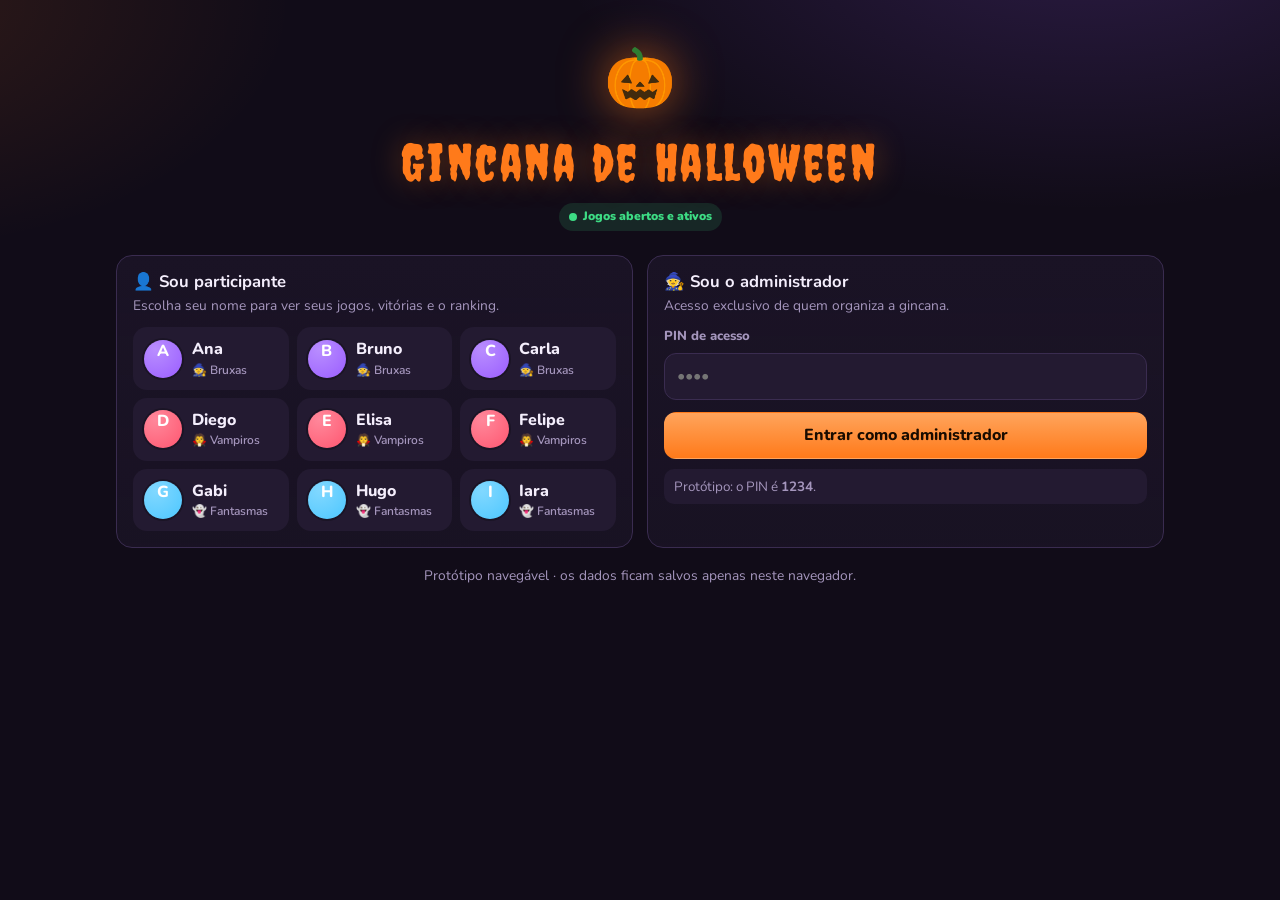
<file: prototipo/index.html>
<!DOCTYPE html>
<html lang="pt-BR">
<head>
<meta charset="utf-8">
<meta name="viewport" content="width=device-width,initial-scale=1">
<title>Gincana de Halloween — Protótipo</title>
<link rel="preconnect" href="https://fonts.googleapis.com">
<link href="https://fonts.googleapis.com/css2?family=Creepster&family=Nunito:wght@400;600;700;800;900&display=swap" rel="stylesheet">
<style>
:root{
  --bg:#110c18;--s1:#1a1325;--s2:#231a31;--s3:#2e2240;--bd:#3a2c50;
  --tx:#f4eefc;--mu:#a596bd;--or:#ff7a1a;--or2:#ffa45c;--pu:#9b5cff;
  --gr:#3ddc84;--rd:#ff5470;--go:#ffcf4a;--r:16px;
}
*{box-sizing:border-box}
html,body{margin:0}
body{
  font-family:Nunito,system-ui,-apple-system,"Segoe UI",sans-serif;color:var(--tx);
  background:
    radial-gradient(900px 500px at 85% -10%,rgba(155,92,255,.20),transparent 60%),
    radial-gradient(700px 420px at -10% 0%,rgba(255,122,26,.13),transparent 60%),
    var(--bg);
  background-attachment:fixed;min-height:100vh;-webkit-font-smoothing:antialiased;line-height:1.45;
}
body.noscroll{overflow:hidden}
button,input,select{font:inherit;color:inherit}
h1,h2,h3,h4{margin:0;line-height:1.2}
h2{font-size:1.3rem}h3{font-size:1.04rem;display:flex;align-items:center;gap:8px}
h4{font-size:.8rem;text-transform:uppercase;letter-spacing:.08em;color:var(--mu);margin:18px 0 8px}
p{margin:0}
.wrap{max-width:1080px;margin:0 auto;padding:0 16px}
.spooky{font-family:Creepster,cursive;font-weight:400;letter-spacing:.05em;color:var(--or)}
.muted{color:var(--mu)}.small{font-size:.86rem}
.eyebrow{font-size:.74rem;font-weight:800;letter-spacing:.1em;text-transform:uppercase;color:var(--mu)}
.row{display:flex;align-items:center}.gap{gap:8px}.between{justify-content:space-between}.end{justify-content:flex-end}
.wrap-row{flex-wrap:wrap;gap:12px}.mb{margin-bottom:14px}
.stack{display:flex;flex-direction:column;gap:12px}
.two{display:grid;grid-template-columns:1fr 1fr;gap:12px}
@media(max-width:520px){.two{grid-template-columns:1fr}}

/* Buttons */
.btn{display:inline-flex;align-items:center;justify-content:center;gap:6px;border:1px solid var(--bd);background:var(--s3);
  padding:11px 16px;border-radius:12px;font-weight:800;cursor:pointer;transition:transform .08s,background .15s,border-color .15s;white-space:nowrap;min-height:44px}
.btn:hover{border-color:#5a4678}.btn:active{transform:scale(.97)}
.btn.primary{background:linear-gradient(180deg,var(--or2),var(--or));border-color:transparent;color:#1a0c00}
.btn.danger{background:var(--rd);border-color:transparent;color:#fff}
.btn.ghost{background:transparent}
.btn.ghost.danger,.danger-tx{color:var(--rd)!important;background:transparent}
.btn.sm{padding:7px 12px;min-height:36px;font-size:.86rem;border-radius:10px}
.btn:disabled{opacity:.45;cursor:not-allowed;transform:none}
.link{background:none;border:0;color:var(--or2);font-weight:800;cursor:pointer;padding:4px}
.icon-btn{background:var(--s3);border:1px solid var(--bd);width:36px;height:36px;border-radius:10px;cursor:pointer}

/* Inputs */
.fld{display:flex;flex-direction:column;gap:6px;font-size:.82rem;font-weight:800;color:var(--mu)}
input[type=text],input:not([type]),input[type=number],input[type=password],select{
  width:100%;background:var(--s2);border:1px solid var(--bd);border-radius:12px;padding:11px 12px;font-size:16px;font-weight:600;min-height:44px;outline:none}
input:focus,select:focus{border-color:var(--or);box-shadow:0 0 0 3px rgba(255,122,26,.2)}
select{appearance:none;background-image:linear-gradient(45deg,transparent 50%,var(--mu) 50%),linear-gradient(135deg,var(--mu) 50%,transparent 50%);
  background-position:calc(100% - 18px) 50%,calc(100% - 13px) 50%;background-size:5px 5px;background-repeat:no-repeat;padding-right:34px}
.lbl{font-size:.82rem;font-weight:800;color:var(--mu);margin-bottom:6px}
.inline-form{display:grid;grid-template-columns:1.4fr 1fr auto;gap:10px;margin-top:12px}
@media(max-width:620px){.inline-form{grid-template-columns:1fr}}

/* Header & nav */
.top{position:sticky;top:0;z-index:30;background:rgba(17,12,24,.82);backdrop-filter:blur(12px);-webkit-backdrop-filter:blur(12px);border-bottom:1px solid var(--bd)}
.top-in{display:flex;align-items:center;justify-content:space-between;gap:10px;padding-top:10px;padding-bottom:10px}
.brand{display:flex;align-items:center;gap:10px;min-width:0}
.brand-ico{font-size:1.7rem;filter:drop-shadow(0 0 10px rgba(255,122,26,.5))}
.brand-name{font-weight:900;white-space:nowrap;overflow:hidden;text-overflow:ellipsis;max-width:46vw}
.brand-sub{font-size:.78rem;color:var(--mu);font-weight:700;white-space:nowrap;overflow:hidden;text-overflow:ellipsis;max-width:46vw}
.top-right{display:flex;align-items:center;gap:8px}
.pill{display:inline-flex;align-items:center;gap:6px;padding:5px 10px;border-radius:999px;font-size:.76rem;font-weight:900;white-space:nowrap}
.pill i{width:8px;height:8px;border-radius:50%;background:currentColor;display:block}
.pill-on{background:rgba(61,220,132,.13);color:var(--gr)}.pill-on i{animation:pulse 1.6s infinite}
.pill-off{background:rgba(255,84,112,.13);color:var(--rd)}
@keyframes pulse{0%{box-shadow:0 0 0 0 rgba(61,220,132,.6)}100%{box-shadow:0 0 0 8px rgba(61,220,132,0)}}
@media(max-width:560px){.pill span.txt{display:none}.top-right .btn{padding:7px 10px}}

.tabs{position:fixed;left:0;right:0;bottom:0;z-index:30;background:rgba(26,19,37,.96);backdrop-filter:blur(12px);border-top:1px solid var(--bd);padding-bottom:env(safe-area-inset-bottom)}
.tabs-in{display:flex;justify-content:space-around;padding:0 4px}
.tab{flex:1;background:none;border:0;display:flex;flex-direction:column;align-items:center;gap:2px;padding:9px 2px 8px;font-size:.7rem;font-weight:800;color:var(--mu);cursor:pointer;border-top:2px solid transparent}
.tab-ico{font-size:1.25rem;filter:grayscale(.7);opacity:.75}
.tab.active{color:var(--or2);border-top-color:var(--or)}.tab.active .tab-ico{filter:none;opacity:1}
.main{padding-top:18px;padding-bottom:110px;display:flex;flex-direction:column;gap:14px}
@media(min-width:820px){
  .tabs{position:sticky;top:61px;bottom:auto;border-top:0;border-bottom:1px solid var(--bd);background:rgba(17,12,24,.82)}
  .tabs-in{justify-content:flex-start;gap:4px}
  .tab{flex:0 0 auto;flex-direction:row;gap:8px;padding:12px 16px;font-size:.92rem;border-top:0;border-bottom:2px solid transparent}
  .tab.active{border-bottom-color:var(--or)}
  .tab-ico{font-size:1.05rem}
  .main{padding-bottom:48px}
}

/* Cards */
.card{background:linear-gradient(180deg,var(--s1),rgba(26,19,37,.85));border:1px solid var(--bd);border-radius:var(--r);padding:16px}
.card-h{display:flex;align-items:center;justify-content:space-between;gap:10px;margin-bottom:12px;flex-wrap:wrap}
.grid2{display:grid;grid-template-columns:1fr 1fr;gap:14px}
@media(max-width:820px){.grid2{grid-template-columns:1fr}}
.empty{color:var(--mu);text-align:center;padding:18px 8px;border:1px dashed var(--bd);border-radius:12px;font-weight:600}
.notice{background:rgba(255,84,112,.1);border:1px solid rgba(255,84,112,.35);color:#ffc2cc;padding:12px 14px;border-radius:12px;font-weight:700;font-size:.9rem}
.badge{display:inline-flex;align-items:center;padding:3px 9px;border-radius:999px;font-size:.72rem;font-weight:900;background:var(--s3);color:var(--mu);white-space:nowrap}
.badge.ok{background:rgba(61,220,132,.14);color:var(--gr)}
.badge.wait{background:rgba(255,207,74,.13);color:var(--go)}
.badge.win{background:rgba(61,220,132,.16);color:var(--gr)}
.badge.loss{background:rgba(255,84,112,.13);color:var(--rd)}
.badge.priv{background:rgba(155,92,255,.18);color:#c9a8ff}
.money{color:var(--go);font-weight:800}

/* Tiles */
.tiles{display:grid;grid-template-columns:repeat(5,1fr);gap:10px}
.tiles.t3{grid-template-columns:repeat(3,1fr)}
@media(max-width:820px){.tiles{grid-template-columns:repeat(2,1fr)}.tiles .tile:last-child:nth-child(odd){grid-column:span 2}.tiles.t3{grid-template-columns:repeat(3,1fr)}.tiles.t3 .tile:last-child{grid-column:auto}}
.tile{background:var(--s1);border:1px solid var(--bd);border-radius:14px;padding:12px 14px;display:flex;flex-direction:column;gap:2px;min-width:0}
.tile b{font-size:1.45rem;font-weight:900;white-space:nowrap;overflow:hidden;text-overflow:ellipsis}
.tile span{font-size:.76rem;color:var(--mu);font-weight:700}
.tile.money b{color:var(--go);font-size:1.2rem}

/* Event flag */
.flag{display:flex;align-items:center;justify-content:space-between;gap:16px;border-radius:var(--r);padding:18px;border:1px solid}
.flag.on{background:linear-gradient(120deg,rgba(61,220,132,.13),rgba(61,220,132,.03));border-color:rgba(61,220,132,.35)}
.flag.off{background:linear-gradient(120deg,rgba(255,84,112,.14),rgba(255,84,112,.03));border-color:rgba(255,84,112,.35)}
.flag-main{display:flex;gap:14px;align-items:flex-start}
.flag-dot{width:14px;height:14px;border-radius:50%;margin-top:22px;flex:none}
.flag.on .flag-dot{background:var(--gr);animation:pulse 1.6s infinite}.flag.off .flag-dot{background:var(--rd)}
.flag h2{margin:2px 0 4px}
@media(max-width:620px){.flag{flex-direction:column;align-items:stretch}.flag .btn{width:100%}}

/* Avatar */
.av{--c:#6b5a85;width:38px;height:38px;border-radius:50%;flex:none;display:grid;place-items:center;font-weight:900;color:#fff;
  background:radial-gradient(circle at 30% 25%,color-mix(in srgb,var(--c) 70%,#fff),var(--c));box-shadow:0 0 0 2px rgba(0,0,0,.25)}
.av.lg{width:56px;height:56px;font-size:1.3rem}

/* Ranking */
.rank,.grank,.mini{list-style:none;margin:0;padding:0;display:flex;flex-direction:column;gap:8px}
.rk{display:flex;align-items:center;gap:10px;padding:10px 12px;background:var(--s2);border:1px solid transparent;border-radius:14px}
.rk.me{border-color:var(--or);background:rgba(255,122,26,.09)}
.rk.top1{background:linear-gradient(90deg,rgba(255,207,74,.15),var(--s2))}
.pos{width:30px;text-align:center;font-weight:900;color:var(--mu);flex:none;font-size:.95rem}
.rk.top1 .pos,.rk.top2 .pos,.rk.top3 .pos{font-size:1.3rem}
.rk-name{flex:1;min-width:0;font-weight:800;display:flex;flex-direction:column}
.rk-name em{font-style:normal;color:var(--or2);font-size:.8rem}
.rk-name small,.lr-main small{color:var(--mu);font-weight:600;font-size:.78rem;white-space:nowrap;overflow:hidden;text-overflow:ellipsis}
.rk-stats{display:flex;gap:14px;align-items:center}
.cell{display:flex;flex-direction:column;align-items:flex-end;line-height:1.1}
.cell b{font-size:1.05rem;font-weight:900}.cell small{color:var(--mu);font-size:.7rem;font-weight:700}
.cell.m b{color:var(--go);font-size:.92rem}
@media(max-width:480px){.rk-stats{gap:10px}.cell b{font-size:.95rem}.cell.m b{font-size:.82rem}}
.grank li{--c:var(--pu);padding:10px 12px;background:var(--s2);border-radius:14px}
.gr-top{display:flex;align-items:center;gap:8px;flex-wrap:wrap}
.gr-name{flex:1}.gr-val{font-size:.86rem;color:var(--mu)}.gr-val b{color:var(--tx)}
.bar{height:8px;background:var(--s3);border-radius:99px;margin-top:8px;overflow:hidden}
.bar i{display:block;height:100%;background:var(--c);border-radius:99px;transition:width .4s}
.g-ico{font-size:1.2rem}

/* Podium */
.podium{display:grid;grid-template-columns:1fr 1fr 1fr;align-items:end;gap:8px;padding-top:6px}
.pd{display:flex;flex-direction:column;align-items:center;gap:4px;text-align:center;min-width:0}
.pd b{font-weight:900;max-width:100%;overflow-wrap:anywhere;line-height:1.2}
.pd-avs{display:flex;justify-content:center}.pd-avs .av+.av{margin-left:-16px}
.pd small{color:var(--mu);font-weight:700}
.pd-base{width:100%;border-radius:12px 12px 4px 4px;display:grid;place-items:center;font-size:1.6rem;margin-top:4px;
  background:linear-gradient(180deg,var(--s3),var(--s2));border:1px solid var(--bd)}
.pd1 .pd-base{height:92px;background:linear-gradient(180deg,rgba(255,207,74,.35),var(--s2));border-color:rgba(255,207,74,.5)}
.pd2 .pd-base{height:66px}.pd3 .pd-base{height:48px}

/* Lists */
.list{display:flex;flex-direction:column;gap:8px}
.list-row{display:flex;align-items:center;gap:12px;width:100%;text-align:left;background:var(--s2);border:1px solid transparent;border-radius:14px;padding:10px 12px;cursor:pointer}
.list-row:hover{border-color:var(--bd)}
.lr-main{flex:1;min-width:0;display:flex;flex-direction:column}
.lr-side{display:flex;gap:12px;font-size:.86rem;color:var(--mu);align-items:center}
.lr-side b{color:var(--tx)}
.chev{color:var(--mu);font-size:1.4rem}
@media(max-width:560px){.lr-side{flex-direction:column;align-items:flex-end;gap:0;font-size:.78rem}}
.mini li{display:flex;align-items:center;justify-content:space-between;gap:10px;padding:10px 12px;background:var(--s2);border-radius:12px;flex-wrap:wrap}
.mini li>span:first-child{font-weight:800;display:flex;flex-direction:column;min-width:0}
.mini li small{color:var(--mu);font-weight:600;font-size:.78rem}
.mini-r{display:flex;flex-direction:column;align-items:flex-end;gap:0}
.mini-r b{color:var(--gr)}
.mini-r small.mval{color:var(--go)!important;font-weight:800!important}

/* Games */
.game-grid{display:grid;grid-template-columns:repeat(auto-fill,minmax(250px,1fr));gap:12px}
.game-card{text-align:left;background:var(--s1);border:1px solid var(--bd);border-radius:var(--r);padding:14px;cursor:pointer;display:flex;flex-direction:column;gap:8px;transition:border-color .15s,transform .1s}
.game-card:hover{border-color:var(--or)}.game-card:active{transform:scale(.99)}
.game-card h3{font-size:1.08rem}
.meta{display:flex;gap:14px;flex-wrap:wrap;font-size:.86rem;font-weight:700;color:var(--mu)}
.gc-foot{display:flex;gap:12px;font-size:.84rem;color:var(--mu);font-weight:700;border-top:1px solid var(--bd);padding-top:8px;flex-wrap:wrap}
.gc-w{color:var(--gr);white-space:nowrap;overflow:hidden;text-overflow:ellipsis;max-width:100%}
.back{background:none;border:0;color:var(--or2);font-weight:900;cursor:pointer;padding:4px 0;align-self:flex-start}
.game-head{display:flex;justify-content:space-between;gap:14px;flex-wrap:wrap}
.game-head h2{margin:8px 0 4px}
.step{display:inline-grid;place-items:center;width:24px;height:24px;border-radius:50%;background:var(--or);color:#1a0c00;font-size:.8rem;font-weight:900}
.chips{display:flex;flex-wrap:wrap;gap:8px}
.chip{display:inline-flex;align-items:center;gap:6px;background:var(--s3);border:1px solid var(--bd);border-radius:999px;padding:7px 12px;font-size:.84rem;font-weight:800;cursor:pointer}
button.chip:hover{border-color:var(--or)}
.chip.member{cursor:default;padding-right:6px}
.chip .x{background:rgba(255,255,255,.08);border:0;width:22px;height:22px;border-radius:50%;cursor:pointer;font-size:.7rem;color:var(--mu)}
.chip .x:hover{background:var(--rd);color:#fff}
.win-chip{background:rgba(61,220,132,.1);border-color:rgba(61,220,132,.35);cursor:default}
.win-chip b{color:var(--gr)}
.check-groups{display:grid;grid-template-columns:repeat(auto-fill,minmax(220px,1fr));gap:12px;margin-top:14px}
.check-group{background:var(--s2);border-radius:14px;padding:10px}
.cg-title{font-weight:900;font-size:.86rem;margin-bottom:6px;display:flex;align-items:center;gap:6px}
.cg-title i{width:10px;height:10px;border-radius:50%;display:block}
.ck{display:flex;align-items:center;gap:10px;padding:8px;border-radius:10px;cursor:pointer;font-weight:700}
.ck:hover{background:var(--s3)}
.ck input{width:20px;height:20px;accent-color:var(--or);flex:none}

.results{display:flex;flex-direction:column;gap:8px;margin:12px 0}
.res-row{display:grid;grid-template-columns:auto 1fr auto;align-items:center;gap:12px;padding:10px 12px;background:var(--s2);border:1px solid transparent;border-radius:14px;transition:border-color .15s,background .15s}
.res-row.win{border-color:rgba(61,220,132,.45);background:rgba(61,220,132,.07)}
.res-name{font-weight:800;display:flex;flex-direction:column;min-width:0}.res-name small{color:var(--mu);font-weight:600;font-size:.78rem}
.res-state span{font-size:.78rem;font-weight:900;padding:3px 9px;border-radius:999px}
.res-state .w{display:none;background:rgba(61,220,132,.16);color:var(--gr)}
.res-state .l{background:rgba(255,84,112,.12);color:var(--rd)}
.res-row.win .res-state .w{display:inline}.res-row.win .res-state .l{display:none}
.res-vals{display:none;grid-column:1/-1;gap:10px;grid-template-columns:1fr 1fr}
.res-row.win .res-vals{display:grid}
.res-vals label{display:flex;align-items:center;gap:8px;font-size:.8rem;font-weight:800;color:var(--mu)}
.res-vals input{min-height:38px;padding:7px 10px}
@media(min-width:700px){.res-row{grid-template-columns:auto 1fr auto auto}.res-vals{grid-column:auto;width:260px}.res-row:not(.win) .res-vals{display:grid;visibility:hidden}}
.switch{position:relative;width:46px;height:28px;flex:none;cursor:pointer}
.switch input{opacity:0;position:absolute;inset:0;margin:0;cursor:pointer;z-index:1}
.switch span{position:absolute;inset:0;background:var(--s3);border:1px solid var(--bd);border-radius:99px;transition:background .15s}
.switch span::after{content:"";position:absolute;top:3px;left:3px;width:20px;height:20px;border-radius:50%;background:var(--mu);transition:transform .15s,background .15s}
.switch input:checked+span{background:rgba(61,220,132,.3);border-color:var(--gr)}
.switch input:checked+span::after{transform:translateX(18px);background:var(--gr)}
.switch input:disabled+span{opacity:.5}

/* Groups */
.groups{display:grid;grid-template-columns:repeat(auto-fill,minmax(300px,1fr));gap:14px}
.group{--c:var(--pu);border-top:4px solid var(--c)}
.g-stats{display:flex;gap:14px;flex-wrap:wrap;font-size:.84rem;color:var(--mu);margin-bottom:12px}
.g-stats b{color:var(--tx)}
.add-sel{margin-top:12px}
.swatches{display:flex;flex-wrap:wrap;gap:8px}
.sw-opt{position:relative;cursor:pointer}
.sw-opt input{position:absolute;opacity:0;inset:0}
.sw-opt span{display:grid;place-items:center;width:42px;height:42px;border-radius:12px;background:var(--s2);border:2px solid var(--bd);font-size:1.25rem}
.sw-opt input:checked+span{border-color:var(--or);background:var(--s3)}
.sw-opt .dot{background:transparent}.sw-opt .dot::after{content:"";width:22px;height:22px;border-radius:50%;background:inherit}
.seg{display:inline-flex;background:var(--s1);border:1px solid var(--bd);border-radius:12px;padding:4px;align-self:flex-start}
.seg button{background:none;border:0;padding:8px 18px;border-radius:9px;font-weight:800;color:var(--mu);cursor:pointer}
.seg button.on{background:var(--s3);color:var(--tx)}

/* Login */
.login{padding-top:28px;padding-bottom:40px;display:flex;flex-direction:column;gap:18px}
.hero{text-align:center;display:flex;flex-direction:column;align-items:center;gap:10px;padding:10px 0 6px}
.hero-ico{font-size:3.6rem;filter:drop-shadow(0 0 24px rgba(255,122,26,.65));animation:float 3s ease-in-out infinite}
@keyframes float{50%{transform:translateY(-6px) rotate(-4deg)}}
.hero h1{font-size:clamp(2rem,7vw,3.2rem);text-shadow:0 0 30px rgba(255,122,26,.35)}
.people-pick{display:grid;grid-template-columns:repeat(auto-fill,minmax(150px,1fr));gap:8px;margin-top:12px;max-height:420px;overflow:auto}
.pick{display:flex;align-items:center;gap:10px;background:var(--s2);border:1px solid transparent;border-radius:14px;padding:10px;cursor:pointer;text-align:left}
.pick:hover{border-color:var(--or)}
.pick span{display:flex;flex-direction:column;font-weight:800;min-width:0}
.pick small{color:var(--mu);font-weight:600;font-size:.75rem;white-space:nowrap;overflow:hidden;text-overflow:ellipsis}
.hint{margin-top:10px;font-size:.84rem;color:var(--mu);background:var(--s2);padding:8px 10px;border-radius:10px}
.foot{text-align:center}

/* User */
.me-hero{--c:var(--pu);display:flex;align-items:center;gap:14px;background:linear-gradient(120deg,color-mix(in srgb,var(--c) 22%,transparent),var(--s1) 70%)}
.g-badge{display:inline-block;margin-top:6px;font-size:.82rem;font-weight:800;background:rgba(0,0,0,.25);padding:4px 10px;border-radius:99px}
.private{background:linear-gradient(135deg,rgba(155,92,255,.16),var(--s1) 70%);border-color:rgba(155,92,255,.4)}
.money-big{display:flex;flex-direction:column;align-items:flex-start;gap:2px;background:none;border:0;cursor:pointer;padding:0 0 8px}
.money-big .mval{font-size:2.1rem;font-weight:900;color:var(--go);transition:filter .2s}
.money-big small{color:var(--mu);font-weight:700;font-size:.8rem}
.hide-money .mval{filter:blur(9px);user-select:none}
.closed-banner{background:linear-gradient(90deg,rgba(255,122,26,.18),rgba(155,92,255,.14));border:1px solid rgba(255,122,26,.4);padding:12px 14px;border-radius:14px;font-weight:800}
.final-hero{text-align:center;background:linear-gradient(160deg,rgba(255,122,26,.2),rgba(155,92,255,.14) 60%,var(--s1))}
.final-hero h2{font-size:clamp(1.8rem,6vw,2.6rem);margin:6px 0}
.games-all{display:grid;grid-template-columns:repeat(auto-fill,minmax(260px,1fr));gap:10px}
.ga{background:var(--s2);border-radius:14px;padding:12px;display:flex;flex-direction:column;gap:8px}
.ga-h{display:flex;justify-content:space-between;gap:8px;align-items:center}
.game-li{display:flex}

/* Modos de pontuação */
.badge.podium{background:rgba(200,210,230,.14);color:#d9e0ee}
.badge.mode{background:rgba(155,92,255,.16);color:#c9a8ff}
.badges{display:flex;gap:6px;flex-wrap:wrap;align-items:center}
.opt-cards{display:grid;grid-template-columns:1fr 1fr;gap:8px}
@media(max-width:420px){.opt-cards{grid-template-columns:1fr}}
.oc{position:relative;cursor:pointer}
.oc input{position:absolute;opacity:0;inset:0;margin:0;cursor:pointer}
.oc span{display:flex;flex-direction:column;gap:2px;height:100%;padding:10px 12px;border-radius:12px;border:2px solid var(--bd);background:var(--s2)}
.oc b{font-weight:900;color:var(--tx)}.oc small{color:var(--mu);font-weight:600;font-size:.78rem}
.oc input:checked+span{border-color:var(--or);background:rgba(255,122,26,.08)}
.oc input:focus-visible+span{box-shadow:0 0 0 3px rgba(255,122,26,.3)}
form[data-scoring="colocacao"] .only-vit,form[data-scoring="vitoria"] .only-col{display:none}
form[data-mode="individual"] .only-grp{display:none}
.places-grid{display:grid;grid-template-columns:auto 1fr 1fr;gap:8px;align-items:center}
.places-grid .ph{font-size:.74rem;font-weight:800;color:var(--mu)}
.places-grid .pl{font-weight:900;white-space:nowrap}
.res-row.col{grid-template-columns:1fr}
.place-pick{display:flex;gap:6px;flex-wrap:wrap}
.pp{position:relative;cursor:pointer}
.pp input{position:absolute;opacity:0;inset:0;margin:0;cursor:pointer}
.pp span{display:inline-flex;align-items:center;justify-content:center;min-width:58px;padding:7px 10px;border-radius:10px;border:1px solid var(--bd);background:var(--s3);font-weight:800;font-size:.86rem;white-space:nowrap}
.pp input:checked+span{border-color:var(--mu);background:var(--s1)}
.pp.p1 input:checked+span{background:rgba(255,207,74,.2);border-color:var(--go);color:var(--go)}
.pp.p2 input:checked+span{background:rgba(200,210,230,.16);border-color:#c9d2e3;color:#e3e9f5}
.pp.p3 input:checked+span{background:rgba(205,127,50,.2);border-color:#cd7f32;color:#f0b27a}
.pp input:disabled+span{opacity:.5}
@media(min-width:700px){.res-row.col{grid-template-columns:1fr auto auto}}
.grp-ck{align-items:flex-start;background:var(--s2);border-left:4px solid var(--c)}
.grp-ck span{display:flex;flex-direction:column}
.grp-ck small{color:var(--mu);font-weight:600;font-size:.78rem}
.res-members{color:var(--mu);font-weight:600;font-size:.78rem}

.tag{display:inline-block;font-style:normal;font-size:.68rem;font-weight:900;padding:2px 7px;border-radius:99px;vertical-align:middle;white-space:nowrap}
.tag.tie{background:rgba(255,207,74,.16);color:var(--go)}
.tag.tb{background:rgba(155,92,255,.16);color:#c9a8ff}

/* Leilão */
.boxes{display:grid;grid-template-columns:repeat(auto-fill,minmax(132px,1fr));gap:12px}
@media(max-width:420px){.boxes{grid-template-columns:repeat(2,1fr)}}
.box{position:relative;background:var(--s2);border:1px solid var(--bd);border-radius:16px;padding:10px 8px 12px;text-align:center;display:flex;flex-direction:column;align-items:center;gap:3px;transition:border-color .15s,transform .1s}
button.box{cursor:pointer}button.box:hover{border-color:var(--or)}button.box:active{transform:scale(.98)}
.box svg{width:100%;max-width:118px;height:auto;display:block}
.box-num{font-weight:900;font-size:1.02rem}
.box-sub{font-size:.76rem;color:var(--mu);font-weight:700;min-height:1.1em;max-width:100%;overflow:hidden;text-overflow:ellipsis;white-space:nowrap}
.box.sold svg{filter:grayscale(.55) brightness(.62)}
.stamp{position:absolute;top:36%;left:50%;transform:translate(-50%,-50%) rotate(-14deg);border:3px solid var(--rd);color:var(--rd);font-weight:900;letter-spacing:.12em;padding:3px 10px;border-radius:8px;background:rgba(17,12,24,.78);font-size:.92rem;pointer-events:none;white-space:nowrap}
.box.mine{border-color:var(--go);background:rgba(255,207,74,.07)}
.box.mine .stamp{border-color:var(--go);color:var(--go)}
.box-modal{display:flex;align-items:center;gap:14px;margin-bottom:14px}
.box-modal .box{width:118px;flex:none}
.boxes-form{display:grid;grid-template-columns:130px 1fr auto;gap:12px;align-items:end;margin-top:12px}
@media(max-width:620px){.boxes-form{grid-template-columns:1fr}}
.wallet{display:grid;grid-template-columns:1fr 1fr;gap:10px;margin:2px 0 10px}
.wallet div{background:rgba(0,0,0,.2);border-radius:12px;padding:8px 12px;display:flex;flex-direction:column;min-width:0}
.wallet small{color:var(--mu);font-weight:700;font-size:.76rem}
.wallet b{font-weight:900;white-space:nowrap}
.spent{color:var(--rd)!important}
.neg{color:var(--rd)!important}
.sale-preview{background:var(--s2);border-radius:12px;padding:10px 12px;font-weight:700;font-size:.9rem;line-height:1.5}

.round{color:var(--or2);font-weight:800;font-size:.85em;white-space:nowrap}
.hist .list-row.cur{border-color:var(--or);background:rgba(255,122,26,.08)}
.wallet-4{grid-template-columns:repeat(2,1fr)}
.recv{color:var(--gr)!important}

.tiles.t2{grid-template-columns:repeat(2,1fr)}
.rules{display:flex;flex-direction:column;gap:2px;margin-top:4px}
.rules small{color:var(--tx)!important;font-weight:700!important}

.fld-hint{font-weight:600;font-size:.78rem;color:var(--mu)}
.two{align-items:start}

/* Modal & toast */
.overlay{position:fixed;inset:0;z-index:50;background:rgba(5,3,9,.7);backdrop-filter:blur(3px);display:flex;align-items:flex-end;justify-content:center;animation:fade .15s}
.modal{background:var(--s1);border:1px solid var(--bd);width:100%;max-width:560px;max-height:90vh;overflow:auto;border-radius:20px 20px 0 0;padding:16px 16px calc(20px + env(safe-area-inset-bottom));animation:up .2s ease-out}
@media(min-width:640px){.overlay{align-items:center}.modal{border-radius:20px}}
.modal-h{display:flex;align-items:center;justify-content:space-between;gap:10px;margin-bottom:14px}
.modal-h h3{font-size:1.15rem}
@keyframes fade{from{opacity:0}}@keyframes up{from{transform:translateY(30px);opacity:0}}
#toast{position:fixed;left:50%;bottom:92px;transform:translateX(-50%) translateY(20px);opacity:0;z-index:60;background:var(--tx);color:#1a1325;font-weight:800;padding:11px 16px;border-radius:12px;pointer-events:none;transition:all .2s;max-width:90vw;text-align:center;box-shadow:0 10px 30px rgba(0,0,0,.4)}
#toast.show{opacity:1;transform:translateX(-50%) translateY(0)}
@media(min-width:820px){#toast{bottom:28px}}
@media(prefers-reduced-motion:reduce){*{animation:none!important;transition:none!important}}
</style>
</head>
<body>
<div id="app"></div>
<div id="modal-root"></div>
<div id="toast" role="status" aria-live="polite"></div>
<script>
(function(){
'use strict';
const KEY='gincana-halloween-proto-v1';
const ADMIN_PIN='1234';
const COLORS=['#9b5cff','#ff5470','#4ac7ff','#ff7a1a','#3ddc84','#ffcf4a'];
const ICONS=['🧙','🧛','👻','🎃','🕷️','💀','🦇','🧟'];
const MEDALS=['🥇','🥈','🥉'];

const $=s=>document.querySelector(s);
const esc=s=>String(s??'').replace(/[&<>"']/g,c=>({'&':'&amp;','<':'&lt;','>':'&gt;','"':'&quot;',"'":'&#39;'}[c]));
const uid=()=>Math.random().toString(36).slice(2,9);
const BRL=v=>(Number(v)||0).toLocaleString('pt-BR',{style:'currency',currency:'BRL'});

function seed(){
  const groups=[
    {id:'g1',name:'Bruxas',color:'#9b5cff',icon:'🧙'},
    {id:'g2',name:'Vampiros',color:'#ff5470',icon:'🧛'},
    {id:'g3',name:'Fantasmas',color:'#4ac7ff',icon:'👻'}];
  const names=[['Ana','g1'],['Bruno','g1'],['Carla','g1'],['Diego','g2'],['Elisa','g2'],['Felipe','g2'],['Gabi','g3'],['Hugo','g3'],['Iara','g3']];
  const people=names.map(([n,g],i)=>({id:'p'+(i+1),name:n,groupId:g}));
  const all=people.map(p=>p.id);
  const R=(pid,place,points,prize,gid)=>({pid,place,points,prize,...(gid?{gid}:{})});
  const base={mode:'individual',scoring:'vitoria',places:defPlaces(),groups:[],groupResults:[]};
  const games=[
    {...base,id:'j1',name:'Corrida do Caldeirão',type:'Gincana',scoring:'colocacao',points:10,prize:20,places:[{points:10,prize:20},{points:6,prize:10},{points:3,prize:5}],desc:'Revezamento carregando o caldeirão sem derramar.',participants:all.slice(),results:[R('p1',1,10,20),R('p4',2,6,10),R('p7',3,3,5)],status:'pontuado'},
    {...base,id:'j2',name:'Caça às Abóboras',type:'Gincana',mode:'grupo',points:15,prize:30,desc:'Os grupos procuram as abóboras escondidas pelo salão.',groups:['g1','g2','g3'],participants:all.slice(),
      groupResults:[{gid:'g2',place:1,points:15,prize:30}],results:[R('p4',1,15,30,'g2'),R('p5',1,15,30,'g2'),R('p6',1,15,30,'g2')],status:'pontuado'},
    {...base,id:'j3',name:'Quiz do Terror',type:'Jogo',points:5,prize:10,desc:'Perguntas sobre filmes de terror.',participants:['p1','p3','p4','p7','p8'],results:[R('p7',1,5,10)],status:'pontuado'},
    {...base,id:'j6',name:'Quiz do Terror',seriesId:'j3',round:2,type:'Jogo',points:5,prize:10,desc:'Perguntas sobre filmes de terror.',participants:['p2','p5','p6','p9'],results:[R('p9',1,5,10)],status:'pontuado'},
    {...base,id:'j4',name:'Morder a Maçã',type:'Jogo',points:8,prize:15,desc:'',participants:['p2','p5','p6','p9'],results:[],status:'aberto'},
    {...base,id:'j5',name:'Concurso de Fantasia',type:'Gincana',mode:'grupo',scoring:'colocacao',points:20,prize:50,places:[{points:20,prize:50},{points:12,prize:25},{points:6,prize:10}],desc:'Melhor fantasia em grupo da noite.',groups:['g1','g2','g3'],participants:[],results:[],status:'aberto'}];
  // horário de registro de cada resultado (histórico)
  const t0=Date.UTC(2026,9,31,22,0);
  games.forEach((g,i)=>{g.results.forEach(r=>r.at=t0+i*25*60000);g.groupResults.forEach(r=>r.at=t0+i*25*60000)});
  games.forEach(g=>{g.seriesId=g.seriesId||g.id;g.round=g.round||1});
  const contents=['Kit de chocolates','Vale-pizza','Caneca assombrada','','Pelúcia de morcego','','Jogo de cartas',''];
  const auction={items:contents.map((c,i)=>({id:'b'+(i+1),num:i+1,content:c,sold:false}))};
  return {event:{name:'Gincana de Halloween',open:true,closedAt:null,rankingVisible:false},groups,people,games,auction,transfers:[]};
}
function defPlaces(){return[{points:10,prize:20},{points:6,prize:10},{points:3,prize:5}]}
function normalize(d){
  if(!d.auction||!Array.isArray(d.auction.items))d.auction={items:[]};
  if(!Array.isArray(d.transfers))d.transfers=[];
  d.event.rankingVisible=!!d.event.rankingVisible;
  d.games.forEach(g=>{if(!g.seriesId)g.seriesId=g.id;if(!g.round)g.round=1});
  d.games.forEach(g=>{
    if(g.mode!=='grupo')g.mode='individual';
    if(g.scoring!=='colocacao')g.scoring='vitoria';
    if(!Array.isArray(g.places)||g.places.length!==3)g.places=defPlaces();
    if(!Array.isArray(g.groups))g.groups=[];
    if(!Array.isArray(g.groupResults))g.groupResults=[];
    if(!Array.isArray(g.participants))g.participants=[];
    if(!Array.isArray(g.results))g.results=[];
    g.results.forEach(r=>{if(!r.place)r.place=1;if(!r.at)r.at=Date.UTC(2026,0,1)+d.games.indexOf(g)*60000});
    g.groupResults.forEach(r=>{if(!r.at)r.at=Date.UTC(2026,0,1)+d.games.indexOf(g)*60000});
  });
  return d;
}
function load(){try{const r=localStorage.getItem(KEY);if(!r)return null;const d=JSON.parse(r);if(!d||!d.event||!Array.isArray(d.people)||!Array.isArray(d.games)||!Array.isArray(d.groups))return null;return normalize(d)}catch(e){return null}}
function save(){try{localStorage.setItem(KEY,JSON.stringify(S))}catch(e){}}
function loadSess(){try{return JSON.parse(localStorage.getItem(KEY+'-sess'))||{role:null}}catch(e){return{role:null}}}
function saveSess(){try{localStorage.setItem(KEY+'-sess',JSON.stringify(sess))}catch(e){}}

let S=load()||seed();
let sess=loadSess();
let view={adminTab:'painel',userTab:null,gameId:null,rankMode:'pessoas',reveal:false,lastGroup:''};
let pendingConfirm=null;

/* ---------- data helpers ---------- */
const person=id=>S.people.find(p=>p.id===id);
const groupOf=p=>{if(typeof p==='string')p=person(p);return p&&p.groupId?S.groups.find(g=>g.id===p.groupId):null};
const resultOf=(g,pid)=>g.status==='pontuado'?g.results.find(r=>r.pid===pid):null;
const curGame=()=>S.games.find(g=>g.id===view.gameId);
const membersOf=gid=>S.people.filter(p=>p.groupId===gid);
/* Em jogos por grupo ainda não pontuados, os participantes são os membros atuais dos grupos escolhidos */
function partsOf(g){
  if(g.mode==='grupo'&&g.status!=='pontuado')return S.people.filter(p=>g.groups.includes(p.groupId)).map(p=>p.id);
  return g.participants;
}
function statsOf(pid){
  const s={pid,points:0,wins:0,podiums:0,prize:0,played:0,reachedAt:0};
  for(const g of S.games){
    if(partsOf(g).includes(pid))s.played++;
    const r=resultOf(g,pid);
    if(r){if(r.place===1)s.wins++;else s.podiums++;s.points+=Number(r.points)||0;s.prize+=Number(r.prize)||0;s.reachedAt=Math.max(s.reachedAt,r.at||0)}
  }
  return s;
}
const medalOf=n=>MEDALS[n-1]||'';
/* Partidas: jogos repetidos formam uma série (mesmo seriesId), cada um com o número da partida */
const seriesOf=g=>S.games.filter(x=>x.seriesId===g.seriesId).sort((a,b)=>a.round-b.round);
const titleText=g=>g.name+(seriesOf(g).length>1?' · Partida '+g.round:'');
const GameTitle=g=>esc(g.name)+(seriesOf(g).length>1?` <span class="round">· Partida ${g.round}</span>`:'');
/* ---------- Leilão ---------- */
const round2=v=>Math.round((Number(v)||0)*100)/100;
const boxLabel=i=>'Caixa #'+String(i.num).padStart(2,'0');
const nextNum=()=>S.auction.items.reduce((m,i)=>Math.max(m,i.num),0)+1;
/* Carteira: ganho nos jogos − gasto no leilão = saldo */
function walletOf(pid){
  const earned=round2(statsOf(pid).prize);
  const buys=S.auction.items.filter(i=>i.sold&&i.buyerId===pid).sort((a,b)=>a.soldAt-b.soldAt);
  const spent=round2(buys.reduce((a,i)=>a+i.price,0));
  const sum=l=>round2(l.reduce((a,t)=>a+t.amount,0));
  const out=S.transfers.filter(t=>t.from===pid),inn=S.transfers.filter(t=>t.to===pid&&t.from!=='admin'),adm=S.transfers.filter(t=>t.to===pid&&t.from==='admin');
  const sent=sum(out),received=sum(inn),fromAdmin=sum(adm);
  const moves=[...buys.map(i=>({kind:'buy',at:i.soldAt,amount:-i.price,item:i})),
    ...out.map(t=>({kind:'sent',at:t.at,amount:-t.amount,t})),...inn.map(t=>({kind:'recv',at:t.at,amount:t.amount,t})),
    ...adm.map(t=>({kind:'admin',at:t.at,amount:t.amount,t}))].sort((a,b)=>a.at-b.at);
  return{earned,spent,sent,received,fromAdmin,balance:round2(earned+received+fromAdmin-spent-sent),buys,moves};
}
function BoxSVG(){
  return `<svg viewBox="0 0 120 112" aria-hidden="true">
    <ellipse cx="60" cy="105" rx="47" ry="6" fill="rgba(0,0,0,.35)"/>
    <polygon points="26,40 94,40 90,13 32,17" fill="#8e6033" stroke="#6b4420" stroke-width="2" stroke-linejoin="round"/>
    <path d="M14 40 L106 40 L103 101 L17 103 Z" fill="#c08a52" stroke="#6b4420" stroke-width="2.2" stroke-linejoin="round"/>
    <polygon points="14,40 54,40 41,25 3,31" fill="#d39d63" stroke="#6b4420" stroke-width="2" stroke-linejoin="round"/>
    <polygon points="66,40 106,40 117,27 79,22" fill="#ad7741" stroke="#6b4420" stroke-width="2" stroke-linejoin="round"/>
    <rect x="52" y="40" width="16" height="62" fill="#e6d29c" opacity=".5"/>
    <polygon points="52,40 68,40 66,47 61,44 56,48 52,45" fill="#e6d29c" opacity=".75"/>
    <polygon points="17,103 17,91 27,103" fill="#8a5a2c"/>
    <circle cx="32" cy="86" r="7" fill="#9e6a37" opacity=".55"/>
    <circle cx="90" cy="54" r="4" fill="#9e6a37" opacity=".45"/>
    <path d="M23 52 l9 3 M86 92 l10 -5 M93 58 q-6 7 0 13 M30 68 l6 -2" stroke="#7d5127" stroke-width="1.6" stroke-linecap="round" fill="none"/>
    <path d="M41 25 l-5 -2 M106 40 l3 -6" stroke="#6b4420" stroke-width="1.4" stroke-linecap="round"/>
    <text x="60" y="89" text-anchor="middle" font-family="Nunito,Arial,sans-serif" font-weight="900" font-size="46" fill="#2a180a" transform="rotate(-8 60 74)">?</text>
  </svg>`;
}
function Wallet(w){
  const cells=[['Ganhei nos jogos','money',BRL(w.earned)]];
  if(w.fromAdmin)cells.push(['Recebi do ADM','recv','+ '+BRL(w.fromAdmin)]);
  if(w.received)cells.push(['Recebi de doações','recv','+ '+BRL(w.received)]);
  if(w.sent)cells.push(['Doei','spent','− '+BRL(w.sent)]);
  cells.push(['Gastei no leilão','spent',w.spent?'− '+BRL(w.spent):BRL(0)]);
  return `<button type="button" class="money-big" data-action="reveal-money" aria-label="${view.reveal?'Ocultar':'Revelar'} valores"><span class="mval ${w.balance<0?'neg':''}">${BRL(w.balance)}</span><small>Saldo disponível · ${view.reveal?'toque para ocultar':'toque para revelar'}</small></button>
  <div class="wallet">${cells.map(([l,c,v])=>`<div><small>${l}</small><b class="mval ${c}">${v}</b></div>`).join('')}</div>`;
}
const hhmm=t=>new Date(t).toLocaleTimeString('pt-BR',{hour:'2-digit',minute:'2-digit'});
/* Extrato: arremates e transferências, em ordem de horário */
function MovesList(w){
  if(!w.moves.length)return Empty('Nenhuma movimentação ainda.');
  return `<ul class="mini">${w.moves.map(m=>{
    let t,sub;
    if(m.kind==='buy'){t='📦 '+boxLabel(m.item);sub=(m.item.content?esc(m.item.content)+' · ':'')+'arrematada às '+hhmm(m.at)}
    else if(m.kind==='sent'){const o=person(m.t.to);t='🤝 Doação para '+esc(o?o.name:'—');sub=(m.t.note?esc(m.t.note)+' · ':'')+hhmm(m.at)}
    else if(m.kind==='admin'){t='🧙 Crédito do ADM';sub=(m.t.note?esc(m.t.note)+' · ':'')+'transferido pelo organizador às '+hhmm(m.at)}
    else{const o=person(m.t.from);t='🎁 Doação de '+esc(o?o.name:'—');sub=(m.t.note?esc(m.t.note)+' · ':'')+hhmm(m.at)}
    return `<li><span>${t}<small>${sub}</small></span><span class="mini-r"><b class="mval ${m.amount<0?'spent':'recv'}">${m.amount<0?'− ':'+ '}${BRL(Math.abs(m.amount))}</b></span></li>`}).join('')}</ul>`;
}
const WalletLine=w=>`Ganhou ${BRL(w.earned)}${w.fromAdmin?` · recebeu do ADM ${BRL(w.fromAdmin)}`:''}${w.received?` · recebeu ${BRL(w.received)}`:''}${w.sent?` · doou ${BRL(w.sent)}`:''} · gastou ${BRL(w.spent)}`;
function placeText(g,place){return g.scoring==='vitoria'?'Vitória':medalOf(place)+' '+place+'º lugar'}
function ModeBadges(g){
  return `<span class="badge mode">${g.mode==='grupo'?'👥 Por grupo':'👤 Individual'}</span><span class="badge">${g.scoring==='colocacao'?'🥇 1º/2º/3º':'🏆 Vencedor'}</span>`;
}
function ValuesText(g){
  const per=g.mode==='grupo'?' por membro':'';
  if(g.scoring==='colocacao')return `<span>⭐ ${g.places.map((p,i)=>`${i+1}º ${p.points}`).join(' · ')} pts${per}</span><span class="money">💰 ${g.places.map((p,i)=>`${i+1}º ${BRL(p.prize)}`).join(' · ')}</span>`;
  return `<span>⭐ ${g.points} pts por vitória${per}</span><span class="money">💰 ${BRL(g.prize)}${per}</span>`;
}
/* Vencedores do jogo: por grupo ou por pessoa, ordenados pela colocação */
function winnersOf(g){
  if(g.status!=='pontuado')return[];
  if(g.mode==='grupo')return g.groupResults.slice().sort((a,b)=>a.place-b.place).map(x=>{const gr=S.groups.find(y=>y.id===x.gid);return gr?{label:gr.icon+' '+gr.name,place:x.place,points:x.points,each:true}:null}).filter(Boolean);
  return g.results.slice().sort((a,b)=>a.place-b.place).map(r=>{const p=person(r.pid);return p?{label:p.name,place:r.place,points:r.points}:null}).filter(Boolean);
}
const winIco=(g,place)=>g.scoring==='vitoria'?'🏆':medalOf(place);
function WinnersChips(g,showPts=true){
  const w=winnersOf(g);
  if(!w.length)return '<small class="muted">Sem vencedores</small>';
  return `<div class="chips">${w.map(x=>`<span class="chip win-chip">${winIco(g,x.place)} ${esc(x.label)}${showPts?` <b>+${x.points}${x.each?' cada':''}</b>`:''}</span>`).join('')}</div>`;
}
const WinnersText=g=>winnersOf(g).map(x=>winIco(g,x.place)+' '+esc(x.label)).join(', ');
/* Regra do ranking: com o evento aberto vale vitórias; encerrado vale pontos */
const rule=()=>S.event.open?'wins':'points';
/* Colocações e pontuação só aparecem para os participantes com os jogos encerrados E o ranking liberado pelo ADM */
const revealed=()=>!S.event.open&&S.event.rankingVisible;
/* Critérios, em ordem:
   aberto    → 1) vitórias  2) pontos
   encerrado → 1) pontos    2) vitórias
   Iguais nos dois critérios = mesma colocação (empate). */
function ranking(by){
  const rows=S.people.map(p=>({...statsOf(p.id),person:p}));
  const first=by==='wins'?r=>r.wins:r=>r.points,second=by==='wins'?r=>r.points:r=>r.wins;
  const cmp=(a,b)=>first(b)-first(a)||second(b)-second(a);
  rows.sort((a,b)=>cmp(a,b)||a.person.name.localeCompare(b.person.name,'pt-BR'));
  // empate divide a colocação; a colocação seguinte é a próxima (1º, 2º, 2º, 3º)
  let pos=0;
  const out=rows.map((r,i)=>{if(i===0||cmp(rows[i-1],r)!==0)pos++;return{...r,pos,scored:r.points>0||r.wins>0}});
  out.forEach(r=>{
    r.tied=r.scored&&out.filter(x=>x.pos===r.pos).length>1;
    r.tiebreak=r.scored&&!r.tied&&out.some(x=>x!==r&&first(x)===first(r));
  });
  return out;
}
const TIE_TEXT={wins:'Ordem: mais vitórias; empatou nas vitórias, fica na frente quem tem mais pontos. Se vitórias e pontos forem iguais, as pessoas dividem a mesma colocação (ex.: duas pessoas em 2º) e a seguinte fica em 3º.',
  points:'Ordem: mais pontos; empatou nos pontos, fica na frente quem tem mais vitórias. Se pontos e vitórias forem iguais, as pessoas dividem a mesma colocação (ex.: duas pessoas em 2º) e a seguinte fica em 3º.'};
/* Placar do grupo: gincanas por grupo contam uma vez para o grupo; jogos individuais somam o resultado dos membros */
function groupTotals(gid){
  let points=0,wins=0,prize=0;
  for(const g of S.games){
    if(g.status!=='pontuado')continue;
    if(g.mode==='grupo'){
      const gr=g.groupResults.find(x=>x.gid===gid);
      if(gr){points+=Number(gr.points)||0;if(gr.place===1)wins++}
      g.results.filter(r=>r.gid===gid).forEach(r=>prize+=Number(r.prize)||0);
    }else{
      g.results.forEach(r=>{const p=person(r.pid);if(p&&p.groupId===gid){points+=Number(r.points)||0;if(r.place===1)wins++;prize+=Number(r.prize)||0}});
    }
  }
  return{points,wins,prize};
}
function groupRanking(){
  const rows=S.groups.map(g=>({g,members:S.people.filter(p=>p.groupId===g.id).length,...groupTotals(g.id)})).sort((a,b)=>b.points-a.points||b.wins-a.wins||a.g.name.localeCompare(b.g.name,'pt-BR'));
  let pos=0;return rows.map((r,i)=>{if(i===0||rows[i-1].points!==r.points||rows[i-1].wins!==r.wins)pos++;return{...r,pos}});
}

/* ---------- UI pieces ---------- */
const Avatar=(p,cls='')=>{const g=groupOf(p);return `<span class="av ${cls}" style="--c:${g?g.color:'#6b5a85'}" aria-hidden="true">${esc((p.name||'?').trim().charAt(0).toUpperCase())}</span>`};
const Tile=(v,l,cls='')=>`<div class="tile ${cls}"><b>${v}</b><span>${l}</span></div>`;
const Empty=m=>`<p class="empty">${m}</p>`;
const GroupLabel=p=>{const g=groupOf(p);return g?esc(g.icon+' '+g.name):'Sem grupo'};
const StatusBadge=g=>g.status==='pontuado'?'<span class="badge ok">Pontuado</span>':'<span class="badge wait">Aguardando resultado</span>';
function ResultBadge(g,pid){
  if(g.status!=='pontuado')return '<span class="badge wait">Aguardando</span>';
  const r=resultOf(g,pid);
  if(!r)return `<span class="badge loss">${g.scoring==='colocacao'?'Sem colocação':'Derrota'}</span>`;
  return `<span class="badge ${r.place===1?'win':'podium'}">${placeText(g,r.place)}</span>`;
}
const GroupSelect=(name,val)=>`<select name="${name}" aria-label="Grupo"><option value="">Sem grupo</option>${S.groups.map(g=>`<option value="${g.id}" ${g.id===val?'selected':''}>${esc(g.icon+' '+g.name)}</option>`).join('')}</select>`;
const Locked=()=>`<div class="notice">🔒 O período de jogos está encerrado. Para cadastrar ou pontuar jogos, reabra o período na aba Leilão.</div>`;

function Header(sub){
  const o=S.event.open;
  return `<header class="top"><div class="wrap top-in">
    <div class="brand"><span class="brand-ico">🎃</span><div style="min-width:0"><div class="brand-name">${esc(S.event.name)}</div><div class="brand-sub">${sub}</div></div></div>
    <div class="top-right"><span class="pill ${o?'pill-on':'pill-off'}" title="${o?'Período de jogos aberto':'Período de jogos encerrado'}"><i></i><span class="txt">${o?'Jogos abertos':'Jogos encerrados'}</span></span>
    <button type="button" class="btn ghost sm" data-action="logout">Sair</button></div>
  </div></header>`;
}
function Nav(tabs,cur,act){
  return `<nav class="tabs" aria-label="Navegação"><div class="wrap tabs-in">${tabs.map(t=>`<button type="button" class="tab ${t.id===cur?'active':''}" ${t.id===cur?'aria-current="page"':''} data-action="${act}" data-tab="${t.id}"><span class="tab-ico">${t.ico}</span><span>${t.label}</span></button>`).join('')}</div></nav>`;
}
function RankList(rows,o={}){
  if(!rows.length)return Empty('Nenhum participante ainda.');
  return `<ol class="rank">${rows.map(r=>{
    const top=r.scored&&r.pos<=3?'top'+r.pos:'';
    const tag=r.tied?'<span class="tag tie">🤝 empate</span>':(r.tiebreak?'<span class="tag tb">⚖️ no desempate</span>':'');
    return `<li class="rk ${o.me===r.pid?'me':''} ${top}">
      <span class="pos">${!r.scored?'–':top?MEDALS[r.pos-1]:r.pos+'º'}</span>${Avatar(r.person)}
      <span class="rk-name"><span>${esc(r.person.name)}${o.me===r.pid?' <em>você</em>':''} ${tag}</span><small>${GroupLabel(r.person)}</small></span>
      <span class="rk-stats">
        ${o.by==='wins'?'':`<span class="cell"><b>${r.points}</b><small>pts</small></span>`}
        <span class="cell"><b>${r.wins}</b><small>${r.wins===1?'vitória':'vitórias'}</small></span>
        ${o.money?`<span class="cell m"><b>${BRL(r.prize)}</b><small>prêmio</small></span>`:''}
      </span></li>`}).join('')}</ol>`;
}
function GroupRank(o={}){
  const gr=groupRanking();if(!gr.length)return Empty('Nenhum grupo criado.');
  const max=Math.max(1,...gr.map(x=>x.points));
  return `<ol class="grank">${gr.map((x,i)=>`<li style="--c:${x.g.color}"><div class="gr-top"><span class="pos">${x.points<=0?'–':x.pos<=3?MEDALS[x.pos-1]:x.pos+'º'}</span><span class="g-ico">${x.g.icon}</span><b class="gr-name">${esc(x.g.name)}</b>
    <span class="gr-val"><b>${x.points}</b> pts · ${x.wins} vit.${o.money?` · <span class="money">${BRL(x.prize)}</span>`:''}</span></div>
    <div class="bar"><i style="width:${x.points/max*100}%"></i></div></li>`).join('')}</ol>`;
}
function Podium(rk,by){
  const top=rk.filter(r=>r.scored&&r.pos<=3);
  if(!top.length)return Empty('Ninguém pontuou ainda.');
  const col=n=>{const g=top.filter(r=>r.pos===n);if(!g.length)return '<div></div>';
    return `<div class="pd pd${n}"><div class="pd-avs">${g.slice(0,3).map(r=>Avatar(r.person,'lg')).join('')}</div><b>${g.map(r=>esc(r.person.name)).join(' e ')}</b><small>${by==='wins'?`${g[0].wins} vit. · ${g[0].points} pts`:g[0].points+' pts'}${g.length>1?' · empate':''}</small><div class="pd-base">${MEDALS[n-1]}</div></div>`};
  return `<div class="podium">${col(2)}${col(1)}${col(3)}</div>`;
}

/* ---------- Login ---------- */
function Login(){
  const o=S.event.open;
  const ppl=S.people.slice().sort((a,b)=>a.name.localeCompare(b.name,'pt-BR'));
  return `<div class="login wrap">
    <div class="hero"><div class="hero-ico">🎃</div><h1 class="spooky">${esc(S.event.name)}</h1>
      <span class="pill ${o?'pill-on':'pill-off'}"><i></i>${o?'Jogos abertos e ativos':'Período de jogos encerrado'}</span></div>
    <div class="grid2">
      <section class="card"><h3>👤 Sou participante</h3><p class="muted small" style="margin-top:4px">Escolha seu nome para ver seus jogos, vitórias e o ranking.</p>
        ${ppl.length?`<div class="people-pick">${ppl.map(p=>`<button type="button" class="pick" data-action="login-person" data-id="${p.id}">${Avatar(p)}<span>${esc(p.name)}<small>${GroupLabel(p)}</small></span></button>`).join('')}</div>`:`<div style="margin-top:12px">${Empty('Nenhum participante cadastrado ainda.')}</div>`}
      </section>
      <section class="card"><h3>🧙 Sou o administrador</h3><p class="muted small" style="margin-top:4px">Acesso exclusivo de quem organiza a gincana.</p>
        <form data-form="admin-login" class="stack" style="margin-top:12px">
          <label class="fld">PIN de acesso<input name="pin" type="password" inputmode="numeric" autocomplete="off" placeholder="••••" required></label>
          <button class="btn primary" type="submit">Entrar como administrador</button></form>
        <p class="hint">Protótipo: o PIN é <b>1234</b>.</p>
      </section>
    </div>
    <p class="foot muted small">Protótipo navegável · os dados ficam salvos apenas neste navegador.</p>
  </div>`;
}

/* ---------- Admin ---------- */
function Admin(){
  const tabs=[{id:'painel',ico:'🏠',label:'Painel'},{id:'jogos',ico:'🎲',label:'Jogos'},{id:'pessoas',ico:'👥',label:'Pessoas'},{id:'grupos',ico:'🏴',label:'Grupos'},{id:'ranking',ico:'🏆',label:'Ranking'},{id:'leilao',ico:'🎁',label:'Leilão'}];
  const map={painel:AdminPainel,jogos:AdminJogos,pessoas:AdminPessoas,grupos:AdminGrupos,ranking:AdminRanking,leilao:AdminLeilao};
  return Header('Administrador')+Nav(tabs,view.adminTab,'admin-tab')+`<main class="wrap main">${(map[view.adminTab]||AdminPainel)()}</main>`;
}
function AdminPainel(){
  const o=S.event.open,rk=ranking(rule());
  const scored=S.games.filter(g=>g.status==='pontuado').length;
  const pending=S.games.filter(g=>g.status!=='pontuado');
  const totalPrize=rk.reduce((a,r)=>a+r.prize,0),totalWins=rk.reduce((a,r)=>a+r.wins,0);
  return `
  <section class="flag ${o?'on':'off'}">
    <div class="flag-main"><div class="flag-dot"></div><div>
      <div class="eyebrow">Período de jogos</div><h2>${o?'Jogos abertos e ativos':'Período de jogos encerrado'}</h2>
      <p class="muted small">${o?'Participantes veem as regras dos próprios jogos, as próprias vitórias e a quantidade de vitórias de cada pessoa — sem colocação nem pontuação. Para encerrar e liberar o leilão, vá à aba Leilão.':`Leilão liberado. Ranking para os participantes: <b>${revealed()?'visível':'oculto'}</b>.`}</p></div></div>
    <div class="row gap" style="flex-wrap:wrap">${o?'':(revealed()?'<button type="button" class="btn" data-action="hide-ranking">Ocultar ranking</button>':'<button type="button" class="btn primary" data-action="ask-show-ranking">🏆 Exibir ranking</button>')}<button type="button" class="btn" data-action="admin-tab" data-tab="leilao">🎁 Ir para o Leilão</button></div>
  </section>
  <div class="tiles">${Tile(S.people.length,'Participantes')}${Tile(S.groups.length,'Grupos')}${Tile(scored+'/'+S.games.length,'Jogos pontuados')}${Tile(totalWins,'Vitórias registradas')}${Tile(BRL(totalPrize),'Prêmios (fictício)','money')}</div>
  <div class="grid2">
    <section class="card"><div class="card-h"><h3>🏆 Pódio atual <span class="muted small">(${o?'por vitórias':'por pontos'})</span></h3><button type="button" class="link" data-action="admin-tab" data-tab="ranking">Ranking completo ›</button></div>${Podium(rk,rule())}</section>
    <section class="card"><div class="card-h"><h3>🏴 Grupos</h3><button type="button" class="link" data-action="admin-tab" data-tab="grupos">Gerenciar ›</button></div>${GroupRank({money:true})}</section>
  </div>
  <section class="card"><div class="card-h"><h3>⏳ Aguardando resultado</h3><button type="button" class="link" data-action="admin-tab" data-tab="jogos">Todos os jogos ›</button></div>
    ${pending.length?`<div class="list">${pending.map(g=>`<button type="button" class="list-row" data-action="open-game" data-id="${g.id}"><span class="lr-main"><b>${GameTitle(g)}</b><small>${g.type} · ${g.mode==='grupo'?'por grupo · ':''}${partsOf(g).length} participantes</small></span>${partsOf(g).length?'<span class="badge wait">Pontuar</span>':'<span class="badge">Sem participantes</span>'}<span class="chev">›</span></button>`).join('')}</div>`:Empty('Todos os jogos já foram pontuados. 🎉')}
  </section>
  <section class="card"><h3>⚙️ Informações gerais</h3>
    <form data-form="event-info" class="inline-form" style="grid-template-columns:1fr auto"><input name="name" required maxlength="50" value="${esc(S.event.name)}" aria-label="Nome do evento"><button class="btn" type="submit">Salvar nome</button></form>
    <div class="row gap" style="margin-top:12px;flex-wrap:wrap"><button type="button" class="btn ghost sm" data-action="ask-reset">Restaurar dados de exemplo</button><button type="button" class="btn sm danger-tx" data-action="new-event">✨ Novo evento</button></div>
  </section>`;
}
function AdminJogos(){
  if(view.gameId){const g=curGame();if(g)return GameDetail(g);view.gameId=null}
  const o=S.event.open;
  const latest={};S.games.forEach(g=>{if(!latest[g.seriesId]||g.round>latest[g.seriesId].round)latest[g.seriesId]=g});
  const list=Object.values(latest).sort((a,b)=>(a.status==='pontuado')-(b.status==='pontuado'));
  return `<div class="row between wrap-row"><h2>Jogos e gincanas</h2><button type="button" class="btn primary" data-action="new-game" ${o?'':'disabled'}>+ Novo jogo ou gincana</button></div>
  ${o?'':Locked()}
  ${list.length?`<div class="game-grid">${list.map(g=>{const wt=WinnersText(g);return `<button type="button" class="game-card" data-action="open-game" data-id="${g.id}">
    <div class="row between gap"><span class="badge">${g.type}</span>${StatusBadge(g)}</div><h3>${GameTitle(g)}</h3>
    <div class="badges">${ModeBadges(g)}${g.round>1?`<span class="badge">📜 ${g.round-1} ${g.round===2?'partida anterior':'partidas anteriores'}</span>`:''}</div>
    <div class="gc-foot"><span>${g.mode==='grupo'?`🏴 ${g.groups.filter(id=>S.groups.some(x=>x.id===id)).length} grupos`:`👥 ${partsOf(g).length}`}</span>${wt?`<span class="gc-w">${wt}</span>`:(g.status==='pontuado'?'<span>Sem vencedores</span>':'')}</div>
  </button>`}).join('')}</div>`:Empty('Nenhum jogo cadastrado. Crie o primeiro!')}`;
}
function History(g){
  const ser=seriesOf(g);if(ser.length<2)return '';
  return `<section class="card hist"><div class="card-h"><h3>📜 Histórico de partidas <span class="muted small">(${ser.length})</span></h3></div>
    <div class="list">${ser.slice().reverse().map(x=>{const wt=WinnersText(x);return `<button type="button" class="list-row ${x.id===g.id?'cur':''}" data-action="open-game" data-id="${x.id}"><span class="lr-main"><b>Partida ${x.round}${x.id===g.id?' · você está aqui':''}</b><small>${partsOf(x).length} participantes${wt?' · '+wt:''}</small></span>${StatusBadge(x)}<span class="chev">›</span></button>`}).join('')}</div></section>`;
}
/* Linha de resultado: para pessoa (individual) ou grupo (por grupo); vencedor (switch) ou colocação (1º/2º/3º) */
function ResultRow(g,key,title,sub,saved,dis){
  const scored=g.status==='pontuado';
  const place=scored&&saved?saved.place:0;
  const def=g.scoring==='colocacao'?g.places[(place||1)-1]:{points:g.points,prize:g.prize};
  const pts=saved?saved.points:def.points,prz=saved?saved.prize:def.prize;
  const per=g.mode==='grupo'?'/membro':'';
  const vals=`<div class="res-vals"><label>Pts${per}<input type="number" class="res-pts" min="0" step="1" value="${pts}" ${dis}></label><label>R$${per}<input type="number" class="res-prize" min="0" step="0.01" value="${prz}" ${dis}></label></div>`;
  const name=`<div class="res-name">${title}<small>${sub}</small></div>`;
  if(g.scoring==='vitoria'){
    return `<div class="res-row ${place?'win':''}" data-key="${key}">
      <label class="switch" title="Venceu?"><input type="checkbox" class="res-win" aria-label="Vitória de ${title}" ${place?'checked':''} ${dis}><span></span></label>
      ${name}<div class="res-state"><span class="w">Vitória</span><span class="l">${scored?'Derrota':'—'}</span></div>${vals}</div>`;
  }
  return `<div class="res-row col ${place?'win':''}" data-key="${key}">${name}
    <div class="place-pick" role="radiogroup" aria-label="Colocação de ${title}">${[0,1,2,3].map(n=>`<label class="pp p${n}"><input type="radio" class="res-place" name="pl-${key}" value="${n}" ${place===n?'checked':''} ${dis}><span>${n?medalOf(n)+' '+n+'º':'—'}</span></label>`).join('')}</div>${vals}</div>`;
}
function GameDetail(g){
  const o=S.event.open,dis=o?'':'disabled',grp=g.mode==='grupo';
  const help=g.scoring==='colocacao'
    ?`Escolha o <b>1º, 2º ou 3º lugar</b>${grp?' de cada grupo':''} — quem ficar sem colocação não pontua. Empates são permitidos.`
    :`Ative ${grp?'o grupo vencedor':'quem <b>venceu</b>'} — ${grp?'os demais grupos':'os demais'} ficam com derrota.`;
  let step1,rows,count;
  if(grp){
    const sel=S.groups.filter(gr=>g.groups.includes(gr.id));count=sel.length;
    step1=S.groups.length?`<p class="muted small">Escolha os grupos que vão disputar. <b>Todos os membros</b> do grupo recebem a mesma pontuação.</p>
      <div class="check-groups">${S.groups.map(gr=>{const mem=membersOf(gr.id);return `<label class="ck grp-ck" style="--c:${gr.color}"><input type="checkbox" data-change="toggle-game-group" value="${gr.id}" ${g.groups.includes(gr.id)?'checked':''} ${dis}><span><b>${esc(gr.icon+' '+gr.name)}</b><small>${mem.length?esc(mem.map(p=>p.name).join(', ')):'Sem membros'}</small></span></label>`}).join('')}</div>`
      :Empty('Crie grupos na aba Grupos.');
    rows=sel.map(gr=>{const mem=membersOf(gr.id);return ResultRow(g,gr.id,esc(gr.icon+' '+gr.name),`${mem.length} ${mem.length===1?'membro':'membros'}: ${esc(mem.map(p=>p.name).join(', ')||'—')}`,g.groupResults.find(x=>x.gid===gr.id),dis)}).join('');
  }else{
    const byGroup=[...S.groups.map(gr=>({gr,ppl:membersOf(gr.id)})),{gr:null,ppl:S.people.filter(p=>!p.groupId||!S.groups.some(x=>x.id===p.groupId))}].filter(x=>x.ppl.length);
    const parts=g.participants.map(person).filter(Boolean);count=parts.length;
    step1=S.people.length?`<div class="chips">${S.groups.map(gr=>`<button type="button" class="chip" data-action="add-group-to-game" data-id="${gr.id}" ${dis}>+ ${esc(gr.icon+' '+gr.name)}</button>`).join('')}
      <button type="button" class="chip" data-action="add-all-to-game" ${dis}>+ Todos</button><button type="button" class="chip" data-action="clear-game" ${dis}>Limpar</button></div>
      <div class="check-groups">${byGroup.map(x=>`<div class="check-group"><div class="cg-title"><i style="background:${x.gr?x.gr.color:'#6b5a85'}"></i>${x.gr?esc(x.gr.icon+' '+x.gr.name):'Sem grupo'}</div>
        ${x.ppl.map(p=>`<label class="ck"><input type="checkbox" data-change="toggle-part" value="${p.id}" ${g.participants.includes(p.id)?'checked':''} ${dis}>${esc(p.name)}</label>`).join('')}</div>`).join('')}</div>`
      :Empty('Cadastre participantes na aba Pessoas.');
    rows=parts.map(p=>ResultRow(g,p.id,esc(p.name),GroupLabel(p),g.results.find(x=>x.pid===p.id),dis)).join('');
  }
  return `<button type="button" class="back" data-action="close-game">← Voltar para jogos</button>
  <section class="card game-head"><div style="min-width:0;flex:1">
      <div class="badges"><span class="badge">${g.type}</span>${StatusBadge(g)}${ModeBadges(g)}</div>
      <h2>${GameTitle(g)}</h2>${g.desc?`<p class="muted small">${esc(g.desc)}</p>`:''}
      <div class="meta" style="margin-top:8px">${ValuesText(g)}</div></div>
    <div class="row gap" style="align-self:flex-start;flex-wrap:wrap"><button type="button" class="btn sm primary" data-action="new-round" ${dis} title="Cria uma nova partida igual, zerada, e guarda esta no histórico">↻ Nova partida</button><button type="button" class="btn sm" data-action="edit-game" ${dis}>Editar</button><button type="button" class="btn ghost sm danger-tx" data-action="ask-delete-game">Excluir</button></div>
  </section>
  ${o?'':Locked()}
  <section class="card"><div class="card-h"><h3><span class="step">1</span>${grp?'Grupos participantes':'Participantes'} <span class="muted small">(${count})</span></h3></div>${step1}</section>
  <section class="card"><div class="card-h"><h3><span class="step">2</span>Resultado e pontuação</h3></div>
    ${count?`<p class="muted small">${help} Pontos e prêmio vêm do jogo, mas podem ser ajustados${grp?' (valores por membro)':' por pessoa'}.</p>
    <div class="results">${rows}</div>
    <div class="row end"><button type="button" class="btn primary" data-action="save-results" ${dis}>${g.status==='pontuado'?'Atualizar pontuação':'Salvar pontuação'}</button></div>`
    :Empty(grp?'Selecione os grupos no passo 1 para registrar o resultado.':'Adicione participantes no passo 1 para registrar o resultado.')}
  </section>
  ${History(g)}`;
}
function AdminPessoas(){
  const rows=S.people.slice().sort((a,b)=>a.name.localeCompare(b.name,'pt-BR'));
  return `<section class="card"><h3>➕ Adicionar participante</h3>
    <form data-form="add-person" class="inline-form"><input name="name" required maxlength="40" placeholder="Nome do participante" aria-label="Nome">${GroupSelect('groupId',view.lastGroup)}<button class="btn primary" type="submit">Adicionar</button></form></section>
  <section class="card"><div class="card-h"><h3>👥 Participantes <span class="muted small">(${rows.length})</span></h3><span class="muted small">Toque para ver tudo e editar</span></div>
    ${rows.length?`<div class="list">${rows.map(p=>{const s=statsOf(p.id);return `<button type="button" class="list-row" data-action="person-detail" data-id="${p.id}">${Avatar(p)}
      <span class="lr-main"><b>${esc(p.name)}</b><small>${GroupLabel(p)} · ${s.played} ${s.played===1?'jogo':'jogos'}</small></span>
      <span class="lr-side"><span><b>${s.wins}</b> vit.</span><span><b>${s.points}</b> pts</span><span class="money" title="Saldo">${BRL(walletOf(p.id).balance)}</span></span><span class="chev">›</span></button>`}).join('')}</div>`:Empty('Nenhum participante. Adicione acima.')}
  </section>`;
}
function PersonDetail(p){
  const s=statsOf(p.id),games=S.games.filter(g=>partsOf(g).includes(p.id));
  const w=walletOf(p.id);
  return `<div class="tiles t3">${Tile(s.points,'Pontos')}${Tile(s.wins,'Vitórias')}${Tile(BRL(w.balance),'Saldo','money')}</div>
  <p class="muted small" style="margin-top:8px">${WalletLine(w)}</p>
  ${w.moves.length?`<h4>Movimentações (${w.moves.length})</h4>${MovesList(w)}`:''}
  <h4>Jogos (${games.length})</h4>
  ${games.length?`<ul class="mini">${games.map(g=>{const r=resultOf(g,p.id);return `<li><span>${GameTitle(g)}<small>${g.type} · ${g.mode==='grupo'?'por grupo':'individual'}</small></span><span class="row gap">${r?`<small>+${r.points} pts · <span class="money">${BRL(r.prize)}</span></small>`:''}${ResultBadge(g,p.id)}</span></li>`}).join('')}</ul>`:Empty('Ainda não participou de nenhum jogo.')}
  <h4>Dados</h4>
  <form data-form="edit-person" class="stack"><input type="hidden" name="id" value="${p.id}">
    <div class="two"><label class="fld">Nome<input name="name" required maxlength="40" value="${esc(p.name)}"></label><label class="fld">Grupo${GroupSelect('groupId',p.groupId)}</label></div>
    <div class="row between gap"><button type="button" class="btn ghost danger-tx" data-action="ask-delete-person" data-id="${p.id}">Excluir</button><button class="btn primary" type="submit">Salvar</button></div>
  </form>`;
}
function GroupForm(g){
  g=g||{};const ic=g.icon||ICONS[S.groups.length%ICONS.length],co=g.color||COLORS[S.groups.length%COLORS.length];
  return `<form data-form="group" class="stack" ${g.id?'':'style="margin-top:12px"'}>${g.id?`<input type="hidden" name="id" value="${g.id}">`:''}
    <label class="fld">Nome do grupo<input name="name" required maxlength="30" value="${esc(g.name||'')}" placeholder="Ex.: Lobisomens"></label>
    <div><div class="lbl">Ícone</div><div class="swatches">${ICONS.map(i=>`<label class="sw-opt"><input type="radio" name="icon" value="${i}" ${i===ic?'checked':''}><span>${i}</span></label>`).join('')}</div></div>
    <div><div class="lbl">Cor</div><div class="swatches">${COLORS.map(c=>`<label class="sw-opt"><input type="radio" name="color" value="${c}" ${c===co?'checked':''}><span class="dot" style="background:${c}"></span></label>`).join('')}</div></div>
    <div class="row end gap">${g.id?'<button type="button" class="btn ghost" data-action="close-modal">Cancelar</button>':''}<button class="btn primary" type="submit">${g.id?'Salvar':'Criar grupo'}</button></div>
  </form>`;
}
function AdminGrupos(){
  return `<section class="card"><h3>➕ Criar grupo</h3>${GroupForm()}</section>
  ${S.groups.length?`<div class="groups">${S.groups.map(g=>{const mem=S.people.filter(p=>p.groupId===g.id),t=groupTotals(g.id),others=S.people.filter(p=>p.groupId!==g.id);
    return `<section class="card group" style="--c:${g.color}">
      <div class="card-h"><h3><span class="g-ico">${g.icon}</span>${esc(g.name)}</h3><div class="row gap"><button type="button" class="btn ghost sm" data-action="edit-group" data-id="${g.id}">Editar</button><button type="button" class="btn ghost sm danger-tx" data-action="ask-delete-group" data-id="${g.id}">Excluir</button></div></div>
      <div class="g-stats"><span><b>${mem.length}</b> membros</span><span><b>${t.points}</b> pts</span><span><b>${t.wins}</b> vitórias</span><span class="money">${BRL(t.prize)}</span></div>
      <div class="chips">${mem.map(p=>`<span class="chip member">${esc(p.name)}<button type="button" class="x" data-action="remove-from-group" data-id="${p.id}" aria-label="Remover ${esc(p.name)} do grupo">✕</button></span>`).join('')||'<span class="muted small">Sem membros ainda.</span>'}</div>
      ${others.length?`<select class="add-sel" data-change="add-to-group" data-id="${g.id}" aria-label="Adicionar participante ao grupo"><option value="">+ Adicionar participante…</option>${others.map(p=>{const og=groupOf(p);return `<option value="${p.id}">${esc(p.name)}${og?` (sai de ${esc(og.name)})`:''}</option>`}).join('')}</select>`:''}
    </section>`}).join('')}</div>`:Empty('Nenhum grupo criado ainda.')}`;
}
function RankingVisibility(){
  const o=S.event.open,v=revealed();
  return `<section class="flag ${v?'on':'off'}"><div class="flag-main"><div class="flag-dot"></div><div>
      <div class="eyebrow">Ranking para os participantes</div><h2>${v?'Ranking visível':'Ranking oculto'}</h2>
      <p class="muted small">${v?'Os participantes veem colocações, pontuação, pódio e placar dos grupos.':o?'Durante os jogos, os participantes veem só a quantidade de vitórias de cada pessoa, sem colocação nem pontuação. O botão fica disponível depois de encerrar o período de jogos (aba Leilão).':'Os participantes ainda veem só a quantidade de vitórias. Quando quiser revelar o resultado final, toque em Exibir ranking.'}</p></div></div>
    ${v?'<button type="button" class="btn" data-action="hide-ranking">Ocultar ranking</button>':`<button type="button" class="btn primary" data-action="ask-show-ranking" ${o?'disabled':''}>🏆 Exibir ranking</button>`}
  </section>`;
}
function AdminRanking(){
  const m=view.rankMode;
  return `${RankingVisibility()}<div class="seg" role="tablist">${[['pessoas','Pessoas'],['grupos','Grupos']].map(([k,l])=>`<button type="button" class="${m===k?'on':''}" data-action="rank-mode" data-mode="${k}">${l}</button>`).join('')}</div>
  <section class="card"><p class="muted small" style="margin-bottom:12px">${m==='pessoas'?`Visão completa do administrador (${S.event.open?'jogos abertos: ordem por vitórias':'jogos encerrados: ordem por pontos'}), com colocação, pontos e prêmio de todos. ${TIE_TEXT[rule()]}`:'Gincanas por grupo contam uma vez para o grupo; jogos individuais somam os resultados dos membros. Desempate: mais vitórias.'}</p>
  ${m==='pessoas'?RankList(ranking(rule()),{money:true}):GroupRank({money:true})}</section>`;
}

function AdminLeilao(){
  const o=S.event.open,items=S.auction.items.slice().sort((a,b)=>a.num-b.num);
  const sold=items.filter(i=>i.sold),total=round2(sold.reduce((a,i)=>a+i.price,0));
  const wallets=S.people.map(p=>({p,...walletOf(p.id)})).sort((a,b)=>b.balance-a.balance||a.p.name.localeCompare(b.p.name,'pt-BR'));
  return `<h2>🎁 Leilão de caixas surpresa</h2>
  <section class="flag ${o?'on':'off'}">
    <div class="flag-main"><div class="flag-dot"></div><div>
      <div class="eyebrow">Período de jogos</div><h2>${o?'Jogos abertos e ativos':'Período de jogos encerrado'}</h2>
      <p class="muted small">${o?'O leilão usa os prêmios do final dos jogos: arremates e transferências só são liberados depois de encerrar o período de jogos. Já dá para cadastrar as caixas.':'Leilão liberado: registre arremates e transferências. Os participantes veem o resultado final e a aba Leilão.'}</p></div></div>
    ${o?'<button type="button" class="btn danger" data-action="ask-close-event">Encerrar período de jogos</button>':'<button type="button" class="btn" data-action="ask-reopen-event">Reabrir período de jogos</button>'}
  </section>
  <div class="tiles t3">${Tile(items.length,'Caixas')}${Tile(sold.length,'Vendidas')}${Tile(BRL(total),'Arrecadado','money')}</div>
  <section class="card"><h3>➕ Adicionar caixas</h3>
    <form data-form="add-boxes" class="boxes-form">
      <label class="fld">Quantidade<input name="qty" type="number" min="1" max="50" step="1" value="5" required></label>
      <p class="muted small">Numeradas a partir de <b>#${String(nextNum()).padStart(2,'0')}</b>. O conteúdo de cada caixa é opcional: só você vê, e o arrematante descobre depois de comprar.</p>
      <button class="btn primary" type="submit">Adicionar</button></form></section>
  <section class="card"><div class="card-h"><h3>📦 Caixas</h3><span class="muted small">Toque numa caixa para ${o?'editar':'registrar o arremate'}</span></div>
    ${items.length?`<div class="boxes">${items.map(i=>{const b=i.sold?person(i.buyerId):null;return `<button type="button" class="box ${i.sold?'sold':''}" data-action="open-box" data-id="${i.id}" aria-label="${boxLabel(i)}${i.sold?' vendida':''}">${BoxSVG()}${i.sold?'<span class="stamp">VENDIDO</span>':''}<span class="box-num">${boxLabel(i)}</span><span class="box-sub">${i.sold?`${esc(b?b.name:'—')} · <span class="money">${BRL(i.price)}</span>`:(i.content?'🔒 '+esc(i.content):'Disponível')}</span></button>`}).join('')}</div>`:Empty('Nenhuma caixa cadastrada.')}
  </section>
  ${AdminCredits()}
  ${Transfers()}
  <section class="card"><div class="card-h"><h3>💰 Saldos dos participantes</h3><span class="muted small">Ganhos + créditos do ADM + doações recebidas − doações − gastos</span></div>
    ${wallets.length?`<div class="list">${wallets.map(w=>`<div class="list-row" style="cursor:default">${Avatar(w.p)}<span class="lr-main"><b>${esc(w.p.name)}</b><small>${WalletLine(w)}${w.buys.length?` (${w.buys.map(boxLabel).join(', ')})`:''}</small></span><b class="money ${w.balance<0?'neg':''}">${BRL(w.balance)}</b></div>`).join('')}</div>`:Empty('Nenhum participante.')}
  </section>`;
}
function AdminCredits(){
  const ppl=S.people.slice().sort((a,b)=>a.name.localeCompare(b.name,'pt-BR'));
  const list=S.transfers.filter(t=>t.from==='admin').sort((a,b)=>b.at-a.at);
  return `<section class="card"><div class="card-h"><h3>🧙 Crédito do ADM</h3><span class="muted small">Só dinheiro — a pontuação não muda</span></div>
    <p class="muted small">Dê qualquer valor a um participante, sem tirar de ninguém. Para ele, aparece como <b>"Crédito do ADM"</b>.</p>
    ${ppl.length?`<form data-form="admin-credit" class="stack" style="margin-top:12px">
      <div class="two"><label class="fld">Para quem<select name="to" required><option value="">Escolha…</option>${ppl.map(p=>`<option value="${p.id}">${esc(p.name)} — saldo ${BRL(walletOf(p.id).balance)}</option>`).join('')}</select></label>
        <label class="fld">Valor (R$)<input name="amount" type="number" min="0.01" step="0.01" required placeholder="0,00"></label></div>
      <label class="fld">Motivo (opcional)<input name="note" maxlength="60" placeholder="Ex.: prêmio de melhor fantasia"></label>
      <div class="row end"><button class="btn primary" type="submit">Creditar</button></div>
    </form>`:Empty('Cadastre participantes na aba Pessoas.')}
    ${list.length?`<h4>Créditos feitos (${list.length})</h4><div class="list">${list.map(t=>{const b=person(t.to);return `<div class="list-row" style="cursor:default"><span class="lr-main"><b>ADM → ${esc(b?b.name:'—')}</b><small>${t.note?esc(t.note)+' · ':''}${hhmm(t.at)}</small></span><b class="money">+ ${BRL(t.amount)}</b><button type="button" class="btn ghost sm danger-tx" data-action="ask-undo-transfer" data-id="${t.id}">Desfazer</button></div>`}).join('')}</div>`:''}
  </section>`;
}
function Transfers(){
  const list=S.transfers.filter(t=>t.from!=='admin').sort((a,b)=>b.at-a.at);
  return `<section class="card"><div class="card-h"><h3>🤝 Doações entre participantes</h3><span class="muted small">Feitas pelos próprios participantes</span></div>
    <p class="muted small">Cada participante escolhe, na aba Leilão dele, para quem doar e quanto. Só dinheiro: a pontuação não muda. Aqui você acompanha e pode desfazer uma doação feita por engano.</p>
    ${list.length?`<div class="list" style="margin-top:12px">${list.map(t=>{const a=person(t.from),b=person(t.to);return `<div class="list-row" style="cursor:default"><span class="lr-main"><b>${esc(a?a.name:'—')} → ${esc(b?b.name:'—')}</b><small>${t.note?esc(t.note)+' · ':''}${hhmm(t.at)}</small></span><b class="money">${BRL(t.amount)}</b><button type="button" class="btn ghost sm danger-tx" data-action="ask-undo-transfer" data-id="${t.id}">Desfazer</button></div>`}).join('')}</div>`:`<div style="margin-top:12px">${Empty('Nenhuma doação feita ainda.')}</div>`}
  </section>`;
}
function BoxModal(i){
  const b=i.sold?person(i.buyerId):null;
  const head=`<div class="box-modal"><div class="box ${i.sold?'sold':''}">${BoxSVG()}${i.sold?'<span class="stamp">VENDIDO</span>':''}</div>
    <div><div class="eyebrow">${boxLabel(i)}</div><p class="muted small" style="margin-top:4px">${i.content?`Conteúdo: <b style="color:var(--tx)">${esc(i.content)}</b>`:'Conteúdo não informado'}</p></div></div>`;
  if(i.sold)return head+`<div class="sale-preview">Arrematada por <b>${esc(b?b.name:'—')}</b> por <b class="money">${BRL(i.price)}</b><br><small class="muted">${new Date(i.soldAt).toLocaleString('pt-BR')}</small></div>
    <div class="row between gap" style="margin-top:16px"><button type="button" class="btn ghost danger-tx" data-action="ask-undo-sale" data-id="${i.id}">Desfazer venda</button><button type="button" class="btn" data-action="close-modal">Fechar</button></div>`;
  const open=S.event.open;
  const ppl=S.people.slice().sort((a,c)=>a.name.localeCompare(c.name,'pt-BR'));
  return head+`<form data-form="sell-box" class="stack"><input type="hidden" name="id" value="${i.id}">
    <label class="fld">Conteúdo (opcional — só você e o arrematante veem)<input name="content" maxlength="60" value="${esc(i.content||'')}" placeholder="Ex.: kit de chocolates"></label>
    ${open?'<div class="notice">🔒 Encerre o período de jogos (no topo da aba Leilão) para registrar o arremate. Por enquanto dá para salvar o conteúdo.</div>':`
    <div class="two"><label class="fld">Quem arrematou<select name="buyer" data-change="sale-preview"><option value="">Escolha…</option>${ppl.map(p=>{const w=walletOf(p.id);return `<option value="${p.id}" data-bal="${w.balance}">${esc(p.name)} — saldo ${BRL(w.balance)}</option>`}).join('')}</select></label>
      <label class="fld">Valor arrematado (R$)<input name="price" type="number" min="0.01" step="0.01" placeholder="0,00" data-input="sale-preview"></label></div>
    <div class="sale-preview" data-preview>Escolha quem arrematou e o valor.</div>`}
    <div class="row between gap" style="flex-wrap:wrap"><button type="button" class="btn ghost danger-tx" data-action="ask-delete-box" data-id="${i.id}">Excluir caixa</button>
      <div class="row gap">${open?'<button class="btn primary" type="submit">Salvar</button>':`<button type="button" class="btn" data-action="save-box-content" data-id="${i.id}">Só salvar conteúdo</button><button class="btn primary" type="submit">Registrar arremate</button>`}</div></div>
  </form>`;
}
function salePreview(f){
  const sel=f&&f.elements.buyer,box=f&&f.querySelector('[data-preview]');if(!sel||!box)return;
  if(!sel.value){box.textContent='Escolha quem arrematou e o valor.';return}
  const bal=Number(sel.selectedOptions[0].dataset.bal),price=round2(f.elements.price.value),after=round2(bal-price);
  box.innerHTML=`Saldo atual: <b class="money">${BRL(bal)}</b> → depois do arremate: <b class="money ${after<0?'neg':''}">${BRL(after)}</b>${after<0?'<br><small class="neg">Saldo insuficiente para esse valor.</small>':''}`;
}

/* ---------- Participante ---------- */
function User(){
  const p=person(sess.pid);
  if(!p){sess={role:null};saveSess();return Login()}
  const o=S.event.open;
  const tabs=o?[{id:'eu',ico:'🎃',label:'Meu painel'},{id:'jogos',ico:'🎲',label:'Meus jogos'},{id:'ranking',ico:'🏆',label:'Ranking'}]
              :[{id:'final',ico:'🏁',label:'Resultado'},{id:'todos',ico:'🎲',label:'Jogos'},{id:'leilao',ico:'🎁',label:'Leilão'},{id:'eu',ico:'🎃',label:'Meu painel'}];
  if(!tabs.some(t=>t.id===view.userTab))view.userTab=tabs[0].id;
  const map={eu:UserEu,jogos:UserJogos,ranking:UserRanking,final:UserFinal,todos:UserTodos,leilao:UserLeilao};
  const banner=!o&&view.userTab!=='final'?`<div class="closed-banner">🏁 Período de jogos encerrado — ${revealed()?'veja o resultado final na aba Resultado.':'o ranking final será revelado pelo organizador.'}</div>`:'';
  return Header('Participante · '+esc(p.name))+Nav(tabs,view.userTab,'user-tab')+`<main class="wrap main ${view.reveal?'':'hide-money'}">${banner}${map[view.userTab](p)}</main>`;
}
function UserEu(p){
  const s=statsOf(p.id),g=groupOf(p),o=S.event.open,w=walletOf(p.id);
  const rv=revealed(),me=rv?ranking('points').find(r=>r.pid===p.id):null;
  const wins=S.games.filter(x=>resultOf(x,p.id)).sort((a,b)=>resultOf(a,p.id).place-resultOf(b,p.id).place);
  return `<section class="card me-hero" style="--c:${g?g.color:'#6b5a85'}">${Avatar(p,'lg')}<div><div class="eyebrow">Olá,</div><h2>${esc(p.name)}</h2><span class="g-badge">${g?esc(g.icon+' Grupo '+g.name):'Sem grupo'}</span></div></section>
  ${rv?`<div class="tiles t3">${Tile(s.points,'Pontuação')}${Tile(s.wins,s.wins===1?'Vitória':'Vitórias')}${Tile(me.scored?me.pos+'º'+(me.tied?' 🤝':''):'—',me.tied?'Posição final (empate)':'Posição final')}</div>`
      :`<div class="tiles t2">${Tile(s.wins,s.wins===1?'Vitória':'Vitórias')}${Tile(s.played,s.played===1?'Jogo':'Jogos')}</div>`}
  <section class="card private"><div class="card-h"><h3>🔒 Meu dinheiro</h3><span class="badge priv">Só você vê</span></div>
    ${Wallet(w)}
    <p class="muted small">Valor fictício ganho nas vitórias e colocações, que pode receber doações e é usado no leilão de caixas surpresa. Os outros participantes não veem.</p></section>
  ${o&&!w.moves.length?'':`<section class="card"><div class="card-h"><h3>🛍️ Como usei meu dinheiro</h3><span class="muted small">Gasto no leilão: <b class="mval spent">${BRL(w.spent)}</b></span></div>${MovesList(w)}</section>`}
  <section class="card"><div class="card-h"><h3>🏆 Minhas vitórias e colocações</h3></div>
    ${wins.length?`<ul class="mini">${wins.map(x=>{const r=resultOf(x,p.id);return `<li><span>${winIco(x,r.place)} ${GameTitle(x)}<small>${placeText(x,r.place)}${x.mode==='grupo'?' · com o grupo':''}</small></span><span class="mini-r">${rv?`<b>+${r.points} pts</b>`:''}<small class="mval">${BRL(r.prize)}</small></span></li>`}).join('')}</ul>`:Empty('Nenhuma vitória ainda. Bora assombrar! 👻')}
  </section>`;
}
function DonateCard(p){
  const w=walletOf(p.id),others=S.people.filter(x=>x.id!==p.id).sort((a,b)=>a.name.localeCompare(b.name,'pt-BR'));
  return `<section class="card"><div class="card-h"><h3>🤝 Doar dinheiro</h3><span class="muted small">Só dinheiro — a pontuação não muda</span></div>
    ${!others.length?Empty('Não há outros participantes.'):w.balance<=0?Empty('Você não tem saldo para doar.'):`
    <form data-form="donate" class="stack">
      <div class="two"><label class="fld">Para quem<select name="to" required><option value="">Escolha…</option>${others.map(o=>`<option value="${o.id}">${esc(o.name)}</option>`).join('')}</select></label>
        <label class="fld">Valor (R$)<input name="amount" type="number" min="0.01" step="0.01" required placeholder="0,00"><span class="fld-hint">Você pode doar até <b class="mval">${BRL(w.balance)}</b></span></label></div>
      <label class="fld">Recado (opcional)<input name="note" maxlength="60" placeholder="Ex.: para você arrematar a caixa #05"></label>
      <div class="row end"><button class="btn primary" type="submit">Doar</button></div>
    </form>`}
  </section>`;
}
function UserLeilao(p){
  const items=S.auction.items.slice().sort((a,b)=>a.num-b.num),w=walletOf(p.id);
  return `<section class="card private"><div class="card-h"><h3>🔒 Meu saldo para o leilão</h3><span class="badge priv">Só você vê</span></div>${Wallet(w)}</section>
  ${DonateCard(p)}
  <section class="card"><div class="card-h"><h3>🎁 Caixas surpresa</h3><span class="muted small">${items.filter(i=>!i.sold).length} de ${items.length} disponíveis</span></div>
    ${items.length?`<div class="boxes">${items.map(i=>{const mine=i.sold&&i.buyerId===p.id;return `<div class="box ${i.sold?'sold':''} ${mine?'mine':''}">${BoxSVG()}${i.sold?`<span class="stamp">${mine?'É SUA!':'VENDIDO'}</span>`:''}<span class="box-num">${boxLabel(i)}</span><span class="box-sub">${mine?(i.content?'🎉 '+esc(i.content):'Arrematada por você'):(i.sold?'Vendida':'Disponível')}</span></div>`}).join('')}</div>`:Empty('As caixas ainda não foram cadastradas.')}
  </section>
  <section class="card"><div class="card-h"><h3>🛍️ Como usei meu dinheiro</h3><span class="muted small">Gasto no leilão: <b class="mval spent">${BRL(w.spent)}</b></span></div>${MovesList(w)}</section>`;
}
function RulesText(g){
  return `<span class="rules"><small>${g.scoring==='colocacao'?'🥇 Vale 1º, 2º e 3º lugar':'🏆 Vale só a vitória (vencedor ou derrota)'}</small><small>${g.mode==='grupo'?'👥 Pontuação por grupo: todos do grupo recebem igual':'👤 Individual: cada pessoa pelo próprio resultado'}</small></span>`;
}
function UserJogos(p){
  const games=S.games.filter(g=>partsOf(g).includes(p.id));
  return `<section class="card"><div class="card-h"><h3>🎲 Jogos que participei <span class="muted small">(${games.length})</span></h3></div>
    <p class="muted small" style="margin-bottom:12px">Regras de cada jogo de que você participa.</p>
    ${games.length?`<ul class="mini">${games.map(g=>`<li><span>${GameTitle(g)}<small>${g.type}${g.desc?' · '+esc(g.desc):''}</small>${RulesText(g)}</span></li>`).join('')}</ul>`:Empty('Você ainda não foi incluído em nenhum jogo.')}
  </section>`;
}
/* Lista só com a quantidade de vitórias, sem colocação */
function WinsList(me){
  if(!S.people.length)return Empty('Nenhum participante ainda.');
  const rows=S.people.map(p=>({p,wins:statsOf(p.id).wins})).sort((a,b)=>b.wins-a.wins||a.p.name.localeCompare(b.p.name,'pt-BR'));
  return `<ol class="rank">${rows.map(r=>`<li class="rk ${r.p.id===me?'me':''}">${Avatar(r.p)}<span class="rk-name"><span>${esc(r.p.name)}${r.p.id===me?' <em>você</em>':''}</span><small>${GroupLabel(r.p)}</small></span><span class="rk-stats"><span class="cell"><b>${r.wins}</b><small>${r.wins===1?'vitória':'vitórias'}</small></span></span></li>`).join('')}</ol>`;
}
const WINS_TEXT='Aqui aparece só a quantidade de vitórias de cada pessoa (1º lugar ou vencedor). As colocações e a pontuação são reveladas pelo organizador depois que os jogos terminarem.';
function UserRanking(p){
  return `<section class="card"><div class="card-h"><h3>🏆 Vitórias</h3></div>
    <p class="muted small" style="margin-bottom:12px">${WINS_TEXT}</p>${WinsList(p.id)}</section>`;
}
function UserFinal(p){
  if(!revealed())return `<section class="card final-hero"><div class="eyebrow">Resultado final</div><h2 class="spooky">Fim dos jogos!</h2>
    <p>O organizador vai revelar o ranking final em breve. 🎃</p></section>
  <section class="card"><div class="card-h"><h3>🏆 Vitórias</h3></div><p class="muted small" style="margin-bottom:12px">${WINS_TEXT}</p>${WinsList(p.id)}</section>`;
  const rk=ranking('points'),me=rk.find(r=>r.pid===p.id);
  return `<section class="card final-hero"><div class="eyebrow">Resultado final</div><h2 class="spooky">Fim dos jogos!</h2>
    <p>Você ficou em <b>${me.pos}º lugar${me.tied?' (empatado)':''}</b> com <b>${me.points} pts</b> e ${me.wins} ${me.wins===1?'vitória':'vitórias'}.</p></section>
  <section class="card"><div class="card-h"><h3>🏆 Pódio</h3></div>${Podium(rk,'points')}</section>
  <section class="card"><div class="card-h"><h3>📋 Ranking geral</h3></div><p class="muted small" style="margin-bottom:12px">${TIE_TEXT.points}</p>${RankList(rk,{me:p.id})}</section>
  <section class="card"><div class="card-h"><h3>🏴 Grupos</h3></div>${GroupRank()}</section>`;
}
function UserTodos(){
  const list=S.games.slice().sort((a,b)=>(b.status==='pontuado')-(a.status==='pontuado'));
  return `<section class="card"><div class="card-h"><h3>🎲 Jogos e gincanas jogados</h3></div>
    ${list.length?`<div class="games-all">${list.map(g=>`<div class="ga"><div class="ga-h"><b>${GameTitle(g)}</b><span class="badge">${g.type}</span></div>
      <div class="badges">${ModeBadges(g)}</div>
      ${g.status==='pontuado'?WinnersChips(g,revealed()):'<small class="muted">Não foi pontuado</small>'}
      <small class="muted">${partsOf(g).length} participantes</small></div>`).join('')}</div>`:Empty('Nenhum jogo cadastrado.')}
  </section>`;
}

/* ---------- render / modal / toast ---------- */
function render(){
  const a=$('#app');
  if(sess.role==='admin')a.innerHTML=Admin();
  else if(sess.role==='user')a.innerHTML=User();
  else a.innerHTML=Login();
}
function commit(msg){save();render();if(msg)toast(msg)}
function top(){window.scrollTo({top:0})}
function openModal(title,body){
  $('#modal-root').innerHTML=`<div class="overlay" data-action="modal-bg"><div class="modal" role="dialog" aria-modal="true" aria-label="${esc(title)}"><div class="modal-h"><h3>${title}</h3><button type="button" class="icon-btn" data-action="close-modal" aria-label="Fechar">✕</button></div><div class="modal-b">${body}</div></div></div>`;
  document.body.classList.add('noscroll');
}
function closeModal(){$('#modal-root').innerHTML='';document.body.classList.remove('noscroll');pendingConfirm=null}
function confirmBox(title,msg,label,fn,danger=true){
  openModal(title,`<p class="muted">${msg}</p><div class="row end gap" style="margin-top:18px"><button type="button" class="btn ghost" data-action="close-modal">Cancelar</button><button type="button" class="btn ${danger?'danger':'primary'}" data-action="confirm-yes">${label}</button></div>`);
  pendingConfirm=fn;
}
let tt;function toast(m){const t=$('#toast');t.textContent=m;t.classList.add('show');clearTimeout(tt);tt=setTimeout(()=>t.classList.remove('show'),2400)}

/* ---------- actions ---------- */
const actions={
  'logout':()=>{sess={role:null};saveSess();view={...view,gameId:null,userTab:null,reveal:false,adminTab:'painel'};render();top()},
  'login-person':(el,id)=>{sess={role:'user',pid:id};saveSess();view.userTab=null;view.reveal=false;render();top()},
  'admin-tab':el=>{view.adminTab=el.dataset.tab;view.gameId=null;render();top()},
  'user-tab':el=>{view.userTab=el.dataset.tab;render();top()},
  'ask-close-event':()=>{const n=S.games.filter(g=>g.status!=='pontuado').length;
    confirmBox('Encerrar o período de jogos?',`Os jogos deixam de aceitar cadastro e pontuação, o <b>leilão é liberado</b> e todos os participantes passam a ver o <b>ranking geral</b>, todos os jogos jogados e os vencedores com pontuação — sem os valores em dinheiro.${n?`<br><br>⚠️ Ainda há <b>${n} jogo(s)</b> sem resultado.`:''}`,'Encerrar período de jogos',()=>{S.event.open=false;S.event.closedAt=Date.now();toast('Período de jogos encerrado. Leilão liberado! 🎁')})},
  'ask-reopen-event':()=>{
    const sold=S.auction.items.filter(i=>i.sold),tot=round2(sold.reduce((a,i)=>a+i.price,0)),tr=S.transfers.length;
    const reopen=()=>{S.event.open=true;S.event.closedAt=null;S.event.rankingVisible=false;toast('Período de jogos reaberto.')};
    if(!sold.length&&!tr)return confirmBox('Reabrir o período de jogos?','Os jogos voltam a ficar abertos e ativos, o ranking final deixa de ser exibido aos participantes e o leilão fica bloqueado até você encerrar de novo.','Reabrir',reopen,false);
    confirmBox('⚠️ O leilão já começou',`Já existem ${sold.length?`<b>${sold.length} arremate(s)</b> (${BRL(tot)})`:''}${sold.length&&tr?' e ':''}${tr?`<b>${tr} transferência(s)</b>`:''}. Se reabrir o período de jogos:<br><br>
      • os arremates e transferências feitos <b>continuam valendo</b>;<br>
      • novos arremates e transferências ficam <b>bloqueados</b> até encerrar de novo;<br>
      • se você alterar ou registrar resultados, os <b>saldos mudam</b> — quem já gastou pode ficar com <b>saldo negativo</b>;<br>
      • os participantes deixam de ver o resultado final e a aba Leilão.<br><br>Para desfazer um arremate, use "Desfazer venda" na caixa, sem reabrir.`,'Reabrir mesmo assim',reopen);
  },
  'new-game':()=>{if(!S.event.open)return toast('Período de jogos encerrado.');openModal('Novo jogo ou gincana',GameForm())},
  'open-game':(el,id)=>{view.adminTab='jogos';view.gameId=id;render();top()},
  'close-game':()=>{view.gameId=null;render();top()},
  'ask-show-ranking':()=>{if(S.event.open)return toast('Encerre o período de jogos antes.');
    confirmBox('Exibir o ranking?','Todos os participantes passam a ver as <b>colocações</b>, a <b>pontuação</b>, o pódio e o placar dos grupos. O dinheiro de cada um continua privado.','Exibir ranking',()=>{S.event.rankingVisible=true;toast('Ranking liberado para os participantes 🏆')},false)},
  'hide-ranking':()=>{S.event.rankingVisible=false;commit('Ranking oculto para os participantes.')},
  'new-round':()=>{const g=curGame();if(!g||!S.event.open)return;
    const n={id:uid(),name:g.name,type:g.type,mode:g.mode,scoring:g.scoring,points:g.points,prize:g.prize,places:g.places.map(x=>({...x})),desc:g.desc,
      seriesId:g.seriesId,round:Math.max(...seriesOf(g).map(x=>x.round))+1,participants:[],groups:g.mode==='grupo'?g.groups.slice():[],results:[],groupResults:[],status:'aberto'};
    S.games.push(n);view.gameId=n.id;commit(`Partida ${n.round} criada. ${n.mode==='grupo'?'Confira os grupos':'Escolha os participantes'} — a anterior ficou no histórico.`);top()},
  'edit-game':()=>{const g=curGame();if(g)openModal('Editar jogo',GameForm(g))},
  'ask-delete-game':()=>{const g=curGame();if(!g)return;confirmBox('Excluir jogo?',`"${esc(titleText(g))}" e a pontuação registrada nele serão removidos.`,'Excluir',()=>{S.games=S.games.filter(x=>x.id!==g.id);view.gameId=null;toast('Jogo excluído.')})},
  'add-group-to-game':(el,id)=>{const g=curGame();g.participants=[...new Set([...g.participants,...S.people.filter(p=>p.groupId===id).map(p=>p.id)])];commit()},
  'add-all-to-game':()=>{const g=curGame();g.participants=S.people.map(p=>p.id);commit()},
  'clear-game':()=>{const g=curGame();g.participants=[];g.results=[];g.groupResults=[];if(g.status==='pontuado')g.status='aberto';commit()},
  'save-results':()=>{const g=curGame();if(!g||!S.event.open)return;
    const picks=[...document.querySelectorAll('.res-row')].map(r=>{
      let place=0;
      if(g.scoring==='vitoria')place=r.querySelector('.res-win').checked?1:0;
      else{const c=r.querySelector('.res-place:checked');place=c?Number(c.value):0}
      return{key:r.dataset.key,place,points:Math.max(0,parseInt(r.querySelector('.res-pts').value,10)||0),prize:Math.max(0,parseFloat(r.querySelector('.res-prize').value)||0)};
    }).filter(x=>x.place>0);
    const now=Date.now(),was=g.status==='pontuado';
    const keepAt=(old,x)=>was&&old&&old.place===x.place&&old.points===x.points&&old.at?old.at:now;
    if(g.mode==='grupo'){
      // pontuação do grupo é replicada para cada membro atual do grupo
      g.participants=S.people.filter(p=>g.groups.includes(p.groupId)).map(p=>p.id);
      g.groupResults=picks.map(x=>({gid:x.key,place:x.place,points:x.points,prize:x.prize,at:keepAt(g.groupResults.find(o=>o.gid===x.key),x)}));
      g.results=[];g.groupResults.forEach(x=>membersOf(x.gid).forEach(p=>g.results.push({pid:p.id,gid:x.gid,place:x.place,points:x.points,prize:x.prize,at:x.at})));
    }else{
      g.results=picks.map(x=>({pid:x.key,place:x.place,points:x.points,prize:x.prize,at:keepAt(g.results.find(o=>o.pid===x.key),x)}));g.groupResults=[];
    }
    g.status='pontuado';
    const n=picks.length,who=g.mode==='grupo'?'grupo(s)':'pessoa(s)';
    commit(n?(g.scoring==='colocacao'?`Colocações salvas: ${n} ${who} no pódio 🥇`:`Pontuação salva: ${n} ${who} vencedora(s) 🏆`):'Resultado salvo sem vencedores.')},
  'person-detail':(el,id)=>{const p=person(id);if(p)openModal(Avatar(p)+' '+esc(p.name),PersonDetail(p))},
  'ask-delete-person':(el,id)=>{const p=person(id);confirmBox('Excluir participante?',`${esc(p.name)} será removido de todos os jogos e rankings. Caixas arrematadas por essa pessoa voltam a ficar disponíveis e as transferências dela são desfeitas.`,'Excluir',()=>{S.people=S.people.filter(x=>x.id!==id);S.auction.items.forEach(i=>{if(i.buyerId===id)unsell(i)});S.transfers=S.transfers.filter(t=>t.from!==id&&t.to!==id);S.games.forEach(g=>{g.participants=g.participants.filter(x=>x!==id);g.results=g.results.filter(r=>r.pid!==id)});toast('Participante excluído.')})},
  'remove-from-group':(el,id)=>{const p=person(id);if(p){p.groupId=null;commit(`${p.name} saiu do grupo.`)}},
  'edit-group':(el,id)=>{const g=S.groups.find(x=>x.id===id);if(g)openModal('Editar grupo',GroupForm(g))},
  'ask-delete-group':(el,id)=>{const g=S.groups.find(x=>x.id===id);confirmBox('Excluir grupo?',`Os membros de "${esc(g.name)}" ficarão sem grupo. Pontos individuais são mantidos.`,'Excluir',()=>{S.people.forEach(p=>{if(p.groupId===id)p.groupId=null});S.groups=S.groups.filter(x=>x.id!==id);S.games.forEach(g=>{g.groups=g.groups.filter(x=>x!==id)});toast('Grupo excluído.')})},
  'rank-mode':el=>{view.rankMode=el.dataset.mode;render()},
  'reveal-money':()=>{view.reveal=!view.reveal;render()},
  'open-box':(el,id)=>{const i=S.auction.items.find(x=>x.id===id);if(i)openModal('📦 '+boxLabel(i),BoxModal(i))},
  'save-box-content':(el,id)=>{const i=S.auction.items.find(x=>x.id===id);const f=el.closest('form');if(!i||!f)return;i.content=f.elements.content.value.trim();closeModal();commit('Conteúdo salvo.')},
  'ask-undo-transfer':(el,id)=>{const t=S.transfers.find(x=>x.id===id);if(!t)return;const a=person(t.from),b=person(t.to);
    if(b&&walletOf(b.id).balance<t.amount)return toast(`${b.name} já usou parte desse valor. Desfaça antes o arremate ou a doação que usou o dinheiro.`);
    confirmBox(t.from==='admin'?'Desfazer o crédito do ADM?':'Desfazer a doação?',t.from==='admin'?`${BRL(t.amount)} serão retirados do saldo de ${esc(b?b.name:'—')}.`:`${BRL(t.amount)} voltam de ${esc(b?b.name:'—')} para ${esc(a?a.name:'—')}.`,'Desfazer',()=>{S.transfers=S.transfers.filter(x=>x.id!==id);toast('Transferência desfeita.')})},
  'ask-undo-sale':(el,id)=>{const i=S.auction.items.find(x=>x.id===id);if(!i)return;const b=person(i.buyerId);
    confirmBox('Desfazer a venda?',`${boxLabel(i)} volta a ficar disponível e ${BRL(i.price)} voltam para o saldo de ${esc(b?b.name:'—')}.`,'Desfazer venda',()=>{unsell(i);toast('Venda desfeita. Valor devolvido ao saldo.')})},
  'ask-delete-box':(el,id)=>{const i=S.auction.items.find(x=>x.id===id);if(!i)return;confirmBox('Excluir caixa?',`${boxLabel(i)} será removida do leilão.`,'Excluir',()=>{S.auction.items=S.auction.items.filter(x=>x.id!==id);toast('Caixa excluída.')})},
  'ask-reset':()=>confirmBox('Restaurar dados de exemplo?','Tudo o que foi cadastrado será substituído pelos dados de demonstração.','Restaurar',()=>{S=seed();view.gameId=null;toast('Dados de exemplo restaurados.')}),
  'new-event':()=>openModal('✨ Novo evento',`<form data-form="new-event" class="stack">
      <div class="notice">Apaga todos os dados do evento atual: jogos, partidas, resultados, caixas do leilão, arremates e doações. Não dá para desfazer.</div>
      <label class="fld">Nome do novo evento<input name="name" required maxlength="50" placeholder="Ex.: Gincana de Halloween 2027"></label>
      <label class="ck"><input type="checkbox" name="keepPeople" checked> Manter as pessoas cadastradas (nome e senha)</label>
      <label class="ck"><input type="checkbox" name="keepGroups" checked> Manter os grupos e quem está em cada um</label>
      <label class="ck"><input type="checkbox" name="ok" required> Entendo que os dados do evento atual serão apagados</label>
      <div class="row end gap"><button type="button" class="btn ghost" data-action="close-modal">Cancelar</button><button class="btn danger" type="submit">Criar novo evento</button></div>
    </form>`),
  'close-modal':closeModal,
  'modal-bg':closeModal,
  'confirm-yes':()=>{const f=pendingConfirm;closeModal();if(f)f();save();render()}
};
function unsell(i){i.sold=false;delete i.buyerId;delete i.price;delete i.soldAt}
const forms={
  'admin-credit':fd=>{if(sess.role!=='admin')return;
    const b=person(fd.to),amount=round2(fd.amount);
    if(!b)return toast('Escolha para quem creditar.');
    if(!(amount>0))return toast('Informe o valor.');
    S.transfers.push({id:uid(),from:'admin',to:b.id,amount,note:(fd.note||'').trim(),at:Date.now()});
    commit(`${BRL(amount)} creditados para ${b.name} pelo ADM 🧙`)},
  'new-event':fd=>{if(fd.ok!=='on')return toast('Confirme que os dados atuais serão apagados.');
    const name=(fd.name||'').trim();if(!name)return toast('Informe o nome do novo evento.');
    const keepP=fd.keepPeople==='on',keepG=fd.keepGroups==='on';
    const groups=keepG?S.groups:[];
    const people=keepP?S.people.map(p=>({...p,groupId:keepG?p.groupId:null})):[];
    S={event:{name,open:true,closedAt:null,rankingVisible:false},groups,people,games:[],auction:{items:[]},transfers:[]};
    view={...view,gameId:null,adminTab:'painel'};closeModal();
    commit(`Novo evento criado${keepP?` com ${people.length} pessoa(s)`:''}${keepG?` e ${groups.length} grupo(s)`:''}.`);top()},
  'donate':fd=>{if(sess.role!=='user')return;if(S.event.open)return toast('As doações abrem junto com o leilão.');
    const a=person(sess.pid),b=person(fd.to),amount=round2(fd.amount),note=(fd.note||'').trim();
    if(!a||!b||a.id===b.id)return toast('Escolha para quem doar.');
    if(!(amount>0))return toast('Informe o valor.');
    const w=walletOf(a.id);if(amount>w.balance)return toast(`Saldo insuficiente: você tem ${BRL(w.balance)}.`);
    confirmBox('Confirmar doação?',`Você vai doar <b>${BRL(amount)}</b> para <b>${esc(b.name)}</b>${note?` com o recado "${esc(note)}"`:''}.<br><br>Depois de confirmar, só o organizador pode desfazer.`,'Doar',()=>{
      S.transfers.push({id:uid(),from:a.id,to:b.id,amount,note,at:Date.now()});toast(`${BRL(amount)} doados para ${b.name} 🤝`)},false)},
  'add-boxes':fd=>{const n=Math.min(50,Math.max(1,parseInt(fd.qty,10)||0));let num=nextNum();
    for(let k=0;k<n;k++)S.auction.items.push({id:uid(),num:num++,content:'',sold:false});commit(`${n} caixa(s) adicionada(s).`)},
  'sell-box':fd=>{const i=S.auction.items.find(x=>x.id===fd.id);if(!i||i.sold)return;
    i.content=(fd.content||'').trim();
    if(S.event.open){closeModal();commit('Caixa salva.');return}
    const p=person(fd.buyer),price=round2(fd.price);
    if(!p)return toast('Escolha quem arrematou.');
    if(!(price>0))return toast('Informe o valor arrematado.');
    const w=walletOf(p.id);
    if(price>w.balance)return toast(`Saldo insuficiente: ${p.name} tem ${BRL(w.balance)}.`);
    Object.assign(i,{sold:true,buyerId:p.id,price,soldAt:Date.now()});
    closeModal();commit(`${boxLabel(i)} vendida para ${p.name} por ${BRL(price)} 🎁`)},
  'admin-login':fd=>{if((fd.pin||'').trim()===ADMIN_PIN){sess={role:'admin'};saveSess();view.adminTab='painel';render();top()}else toast('PIN incorreto.')},
  'event-info':fd=>{const n=(fd.name||'').trim();if(n){S.event.name=n;commit('Nome do evento atualizado.')}},
  'game':fd=>{const name=(fd.name||'').trim();if(!name)return;
    const int=v=>Math.max(0,parseInt(v,10)||0),num=v=>Math.max(0,parseFloat(v)||0);
    const data={name,type:fd.type==='Jogo'?'Jogo':'Gincana',mode:fd.mode==='grupo'?'grupo':'individual',scoring:fd.scoring==='colocacao'?'colocacao':'vitoria',
      points:int(fd.points),prize:num(fd.prize),places:[1,2,3].map(n=>({points:int(fd['p'+n]),prize:num(fd['r'+n])})),desc:(fd.desc||'').trim()};
    if(fd.id){
      const g=S.games.find(x=>x.id===fd.id);let msg='Jogo atualizado.';
      if(g.mode!==data.mode||g.scoring!==data.scoring){
        if(g.status==='pontuado')msg='Formato alterado: registre o resultado novamente.';
        g.results=[];g.groupResults=[];g.status='aberto';
        if(data.mode==='grupo'&&!g.groups.length)g.groups=S.groups.map(x=>x.id);
        if(data.mode==='individual')g.participants=g.mode==='grupo'?partsOf(g):g.participants;
      }
      Object.assign(g,data);seriesOf(g).forEach(x=>{x.name=data.name;x.type=data.type});closeModal();commit(msg);
    }else{
      const id=uid();const g={id,seriesId:id,round:1,...data,participants:[],groups:data.mode==='grupo'?S.groups.map(x=>x.id):[],results:[],groupResults:[],status:'aberto'};
      S.games.push(g);view.adminTab='jogos';view.gameId=g.id;closeModal();
      commit(data.mode==='grupo'?'Gincana criada! Confira os grupos participantes.':'Jogo criado! Agora adicione os participantes.');top();
    }},
  'add-person':fd=>{const n=(fd.name||'').trim();if(!n)return;S.people.push({id:uid(),name:n,groupId:fd.groupId||null});view.lastGroup=fd.groupId||'';commit(`${n} adicionado(a).`);const i=document.querySelector('[data-form="add-person"] input[name="name"]');if(i)i.focus()},
  'edit-person':fd=>{const p=person(fd.id);const n=(fd.name||'').trim();if(!p||!n)return;p.name=n;p.groupId=fd.groupId||null;closeModal();commit('Participante atualizado.')},
  'group':fd=>{const n=(fd.name||'').trim();if(!n)return;
    if(fd.id){Object.assign(S.groups.find(g=>g.id===fd.id),{name:n,icon:fd.icon,color:fd.color});closeModal();commit('Grupo atualizado.')}
    else{S.groups.push({id:uid(),name:n,icon:fd.icon||ICONS[0],color:fd.color||COLORS[0]});commit(`Grupo ${n} criado.`)}}
};
function GameForm(g){
  g=g||{};
  const mode=g.mode||'individual',scoring=g.scoring||'vitoria',places=g.places||defPlaces();
  return `<form data-form="game" class="stack" data-mode="${mode}" data-scoring="${scoring}">${g.id?`<input type="hidden" name="id" value="${g.id}">`:''}
    <label class="fld">Nome<input name="name" required maxlength="60" value="${esc(g.name||'')}" placeholder="Ex.: Corrida do Caldeirão"></label>
    <label class="fld">Tipo<select name="type">${['Gincana','Jogo'].map(t=>`<option ${g.type===t?'selected':''}>${t}</option>`).join('')}</select></label>
    <div><div class="lbl">Quem pontua</div><div class="opt-cards">
      <label class="oc"><input type="radio" name="mode" value="individual" data-change="game-form" ${mode==='individual'?'checked':''}><span><b>👤 Individual</b><small>Cada pessoa pontua pelo próprio resultado</small></span></label>
      <label class="oc"><input type="radio" name="mode" value="grupo" data-change="game-form" ${mode==='grupo'?'checked':''}><span><b>👥 Por grupo</b><small>Todos do grupo recebem a mesma pontuação</small></span></label></div></div>
    <div><div class="lbl">Como registrar o resultado</div><div class="opt-cards">
      <label class="oc"><input type="radio" name="scoring" value="vitoria" data-change="game-form" ${scoring==='vitoria'?'checked':''}><span><b>🏆 Vencedor</b><small>Marca quem venceu (vitória ou derrota)</small></span></label>
      <label class="oc"><input type="radio" name="scoring" value="colocacao" data-change="game-form" ${scoring==='colocacao'?'checked':''}><span><b>🥇 1º, 2º e 3º lugar</b><small>Pontuação diferente por colocação</small></span></label></div></div>
    <div class="two only-vit"><label class="fld">Pontos por vitória<input name="points" type="number" min="0" step="1" value="${g.points??10}"></label>
      <label class="fld">Prêmio por vitória (R$)<input name="prize" type="number" min="0" step="0.01" value="${g.prize??20}"></label></div>
    <div class="only-col"><div class="places-grid"><span></span><span class="ph">Pontos</span><span class="ph">Prêmio (R$)</span>
      ${places.map((p,i)=>`<span class="pl">${medalOf(i+1)} ${i+1}º</span><input name="p${i+1}" type="number" min="0" step="1" value="${p.points}" aria-label="Pontos ${i+1}º lugar"><input name="r${i+1}" type="number" min="0" step="0.01" value="${p.prize}" aria-label="Prêmio ${i+1}º lugar">`).join('')}</div></div>
    <p class="muted small only-grp">No modo por grupo, pontos e prêmio são <b>por membro</b>: cada pessoa do grupo recebe o valor cheio.</p>
    <label class="fld">Descrição (opcional)<input name="desc" maxlength="120" value="${esc(g.desc||'')}" placeholder="Regras ou observações"></label>
    ${g.id&&g.status==='pontuado'?'<p class="muted small">Mudar valores aqui não altera resultados já registrados (ajuste no passo 2). Mudar o formato apaga o resultado registrado.</p>':''}
    <div class="row end gap"><button type="button" class="btn ghost" data-action="close-modal">Cancelar</button><button class="btn primary" type="submit">${g.id?'Salvar':'Criar e escolher participantes'}</button></div>
  </form>`;
}
const changes={
  'toggle-part':t=>{const g=curGame();if(!g)return;const id=t.value;
    if(t.checked){if(!g.participants.includes(id))g.participants.push(id)}
    else{g.participants=g.participants.filter(x=>x!==id);g.results=g.results.filter(r=>r.pid!==id)}
    commit()},
  'toggle-game-group':t=>{const g=curGame();if(!g)return;const id=t.value;
    if(t.checked){if(!g.groups.includes(id))g.groups.push(id)}
    else{g.groups=g.groups.filter(x=>x!==id);g.groupResults=g.groupResults.filter(x=>x.gid!==id);g.results=g.results.filter(r=>r.gid!==id)}
    if(g.status==='pontuado')g.participants=S.people.filter(p=>g.groups.includes(p.groupId)).map(p=>p.id);
    commit()},
  'sale-preview':t=>salePreview(t.form),
  'game-form':t=>{const f=t.form;f.dataset.mode=f.elements.mode.value;f.dataset.scoring=f.elements.scoring.value},
  'add-to-group':t=>{const p=person(t.value);if(!p)return;const g=S.groups.find(x=>x.id===t.dataset.id);p.groupId=g.id;commit(`${p.name} entrou em ${g.name}.`)}
};

document.addEventListener('click',e=>{
  const el=e.target.closest('[data-action]');if(!el)return;
  const a=el.dataset.action;
  if(a==='modal-bg'&&e.target!==el)return;
  if(el.disabled)return;
  const h=actions[a];if(h)h(el,el.dataset.id,e);
});
document.addEventListener('submit',e=>{
  const f=e.target.closest('form[data-form]');if(!f)return;e.preventDefault();
  const h=forms[f.dataset.form];if(h)h(Object.fromEntries(new FormData(f)),f);
});
document.addEventListener('change',e=>{
  const t=e.target;
  if(t.classList.contains('res-win')){t.closest('.res-row').classList.toggle('win',t.checked);return}
  if(t.classList.contains('res-place')){
    const row=t.closest('.res-row'),n=Number(t.value),g=curGame();
    row.classList.toggle('win',n>0);
    if(n>0&&g){row.querySelector('.res-pts').value=g.places[n-1].points;row.querySelector('.res-prize').value=g.places[n-1].prize}
    return;
  }
  const h=changes[t.dataset.change];if(h)h(t);
});
document.addEventListener('input',e=>{if(e.target.dataset&&e.target.dataset.input==='sale-preview')salePreview(e.target.form)});
document.addEventListener('keydown',e=>{if(e.key==='Escape'&&$('#modal-root').innerHTML)closeModal()});

render();
})();
</script>
</body>
</html>
</file>
